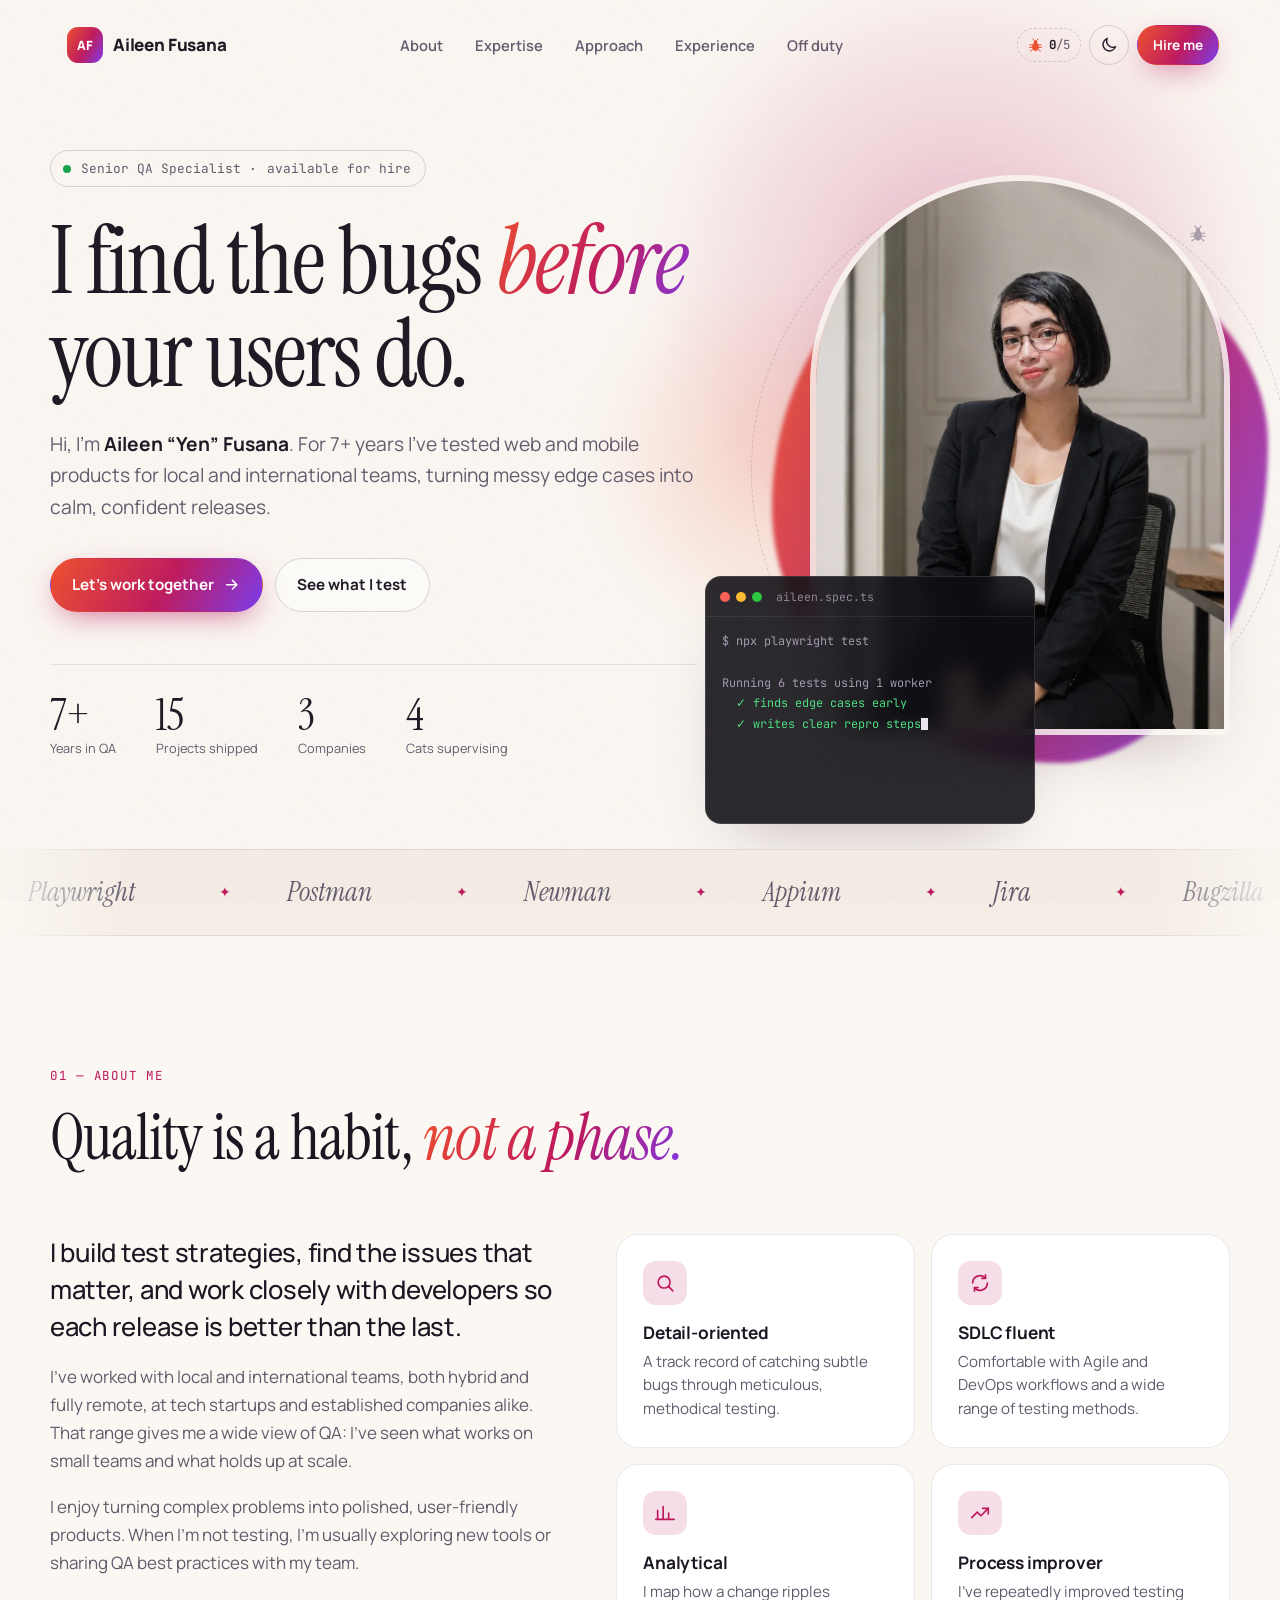
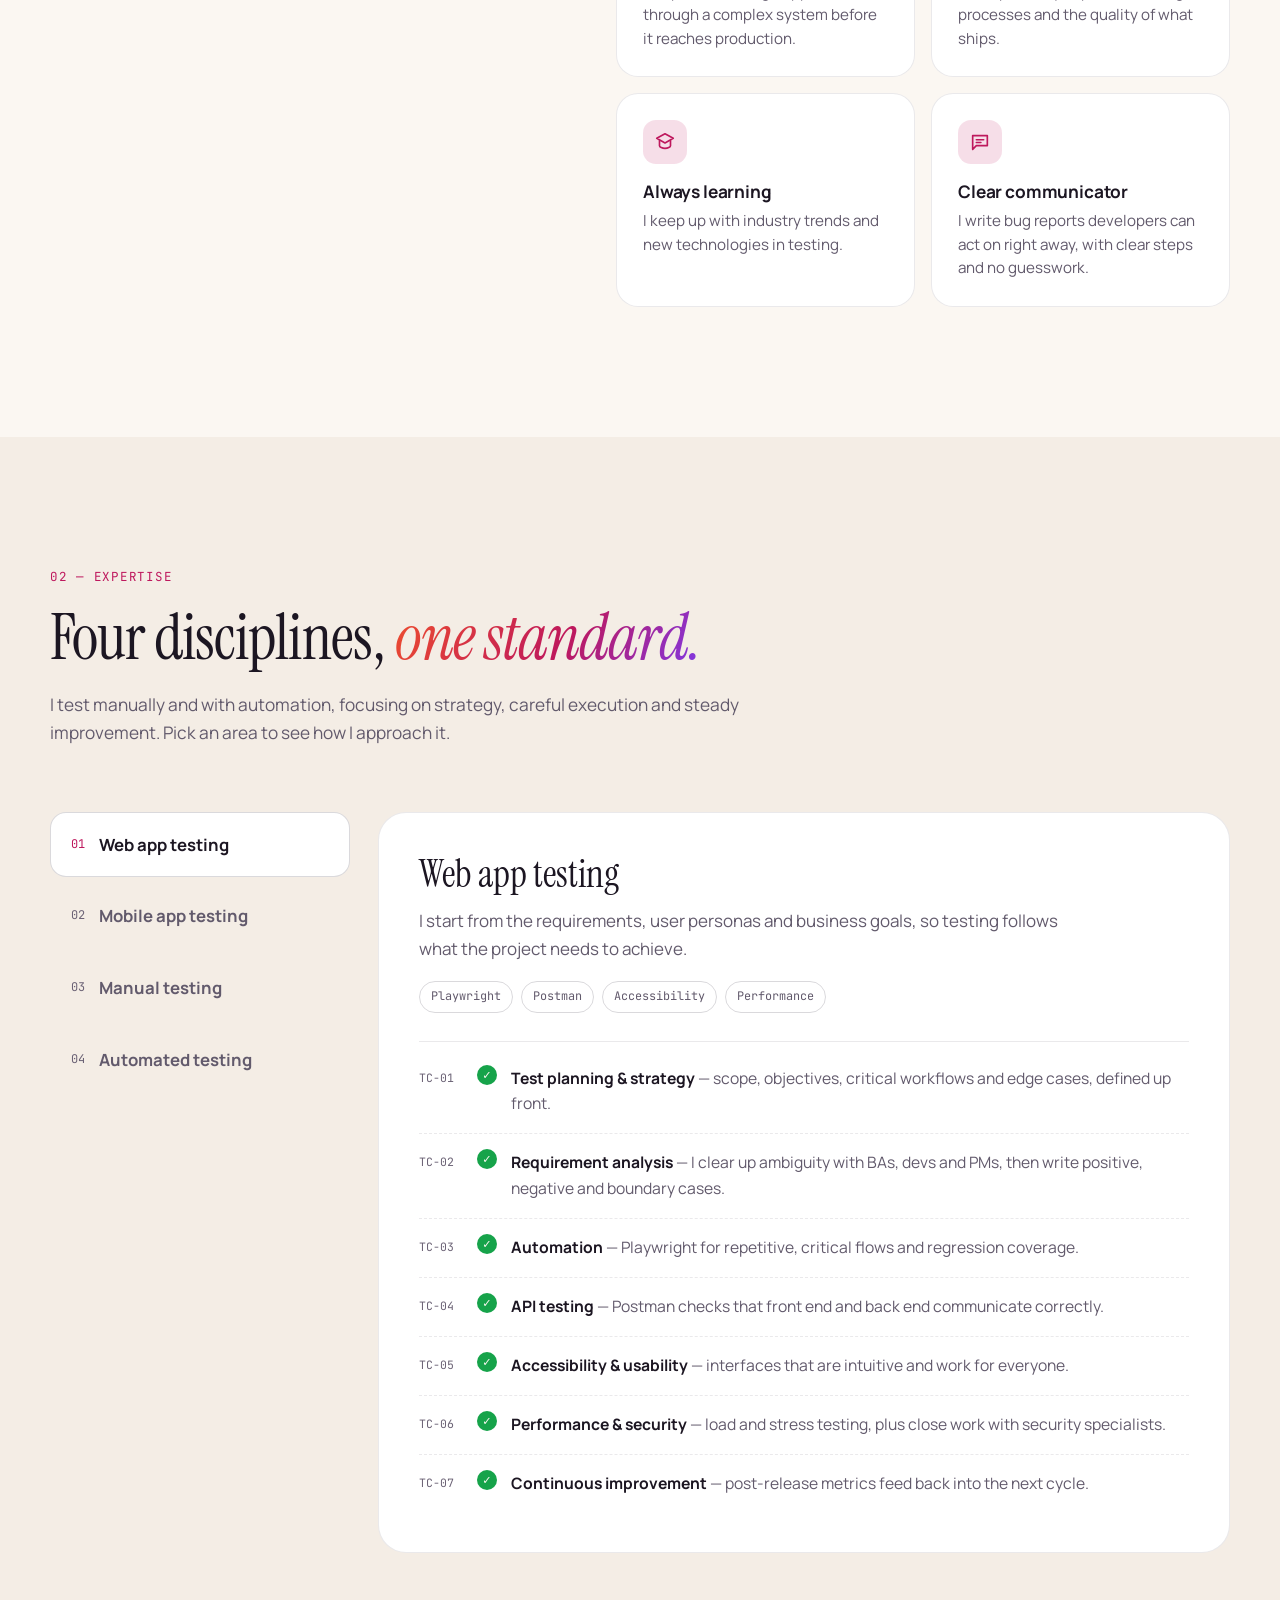
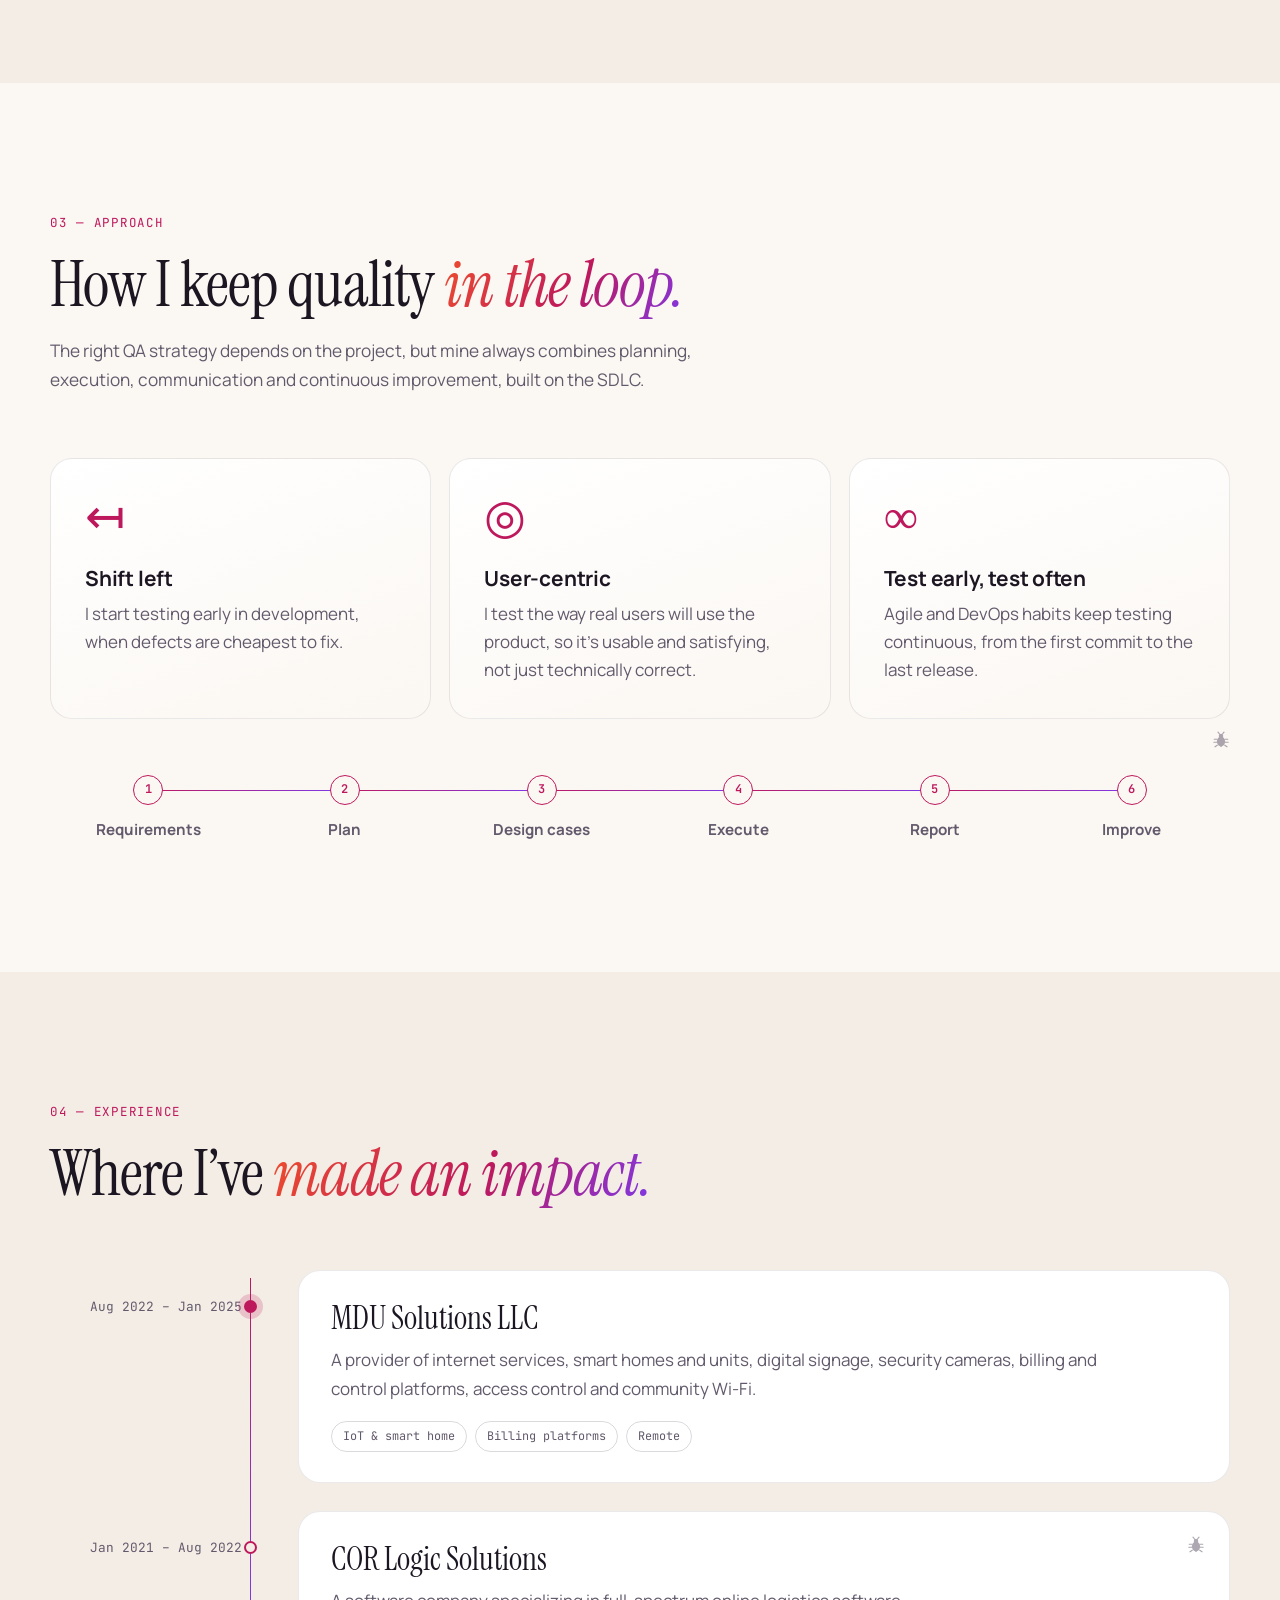
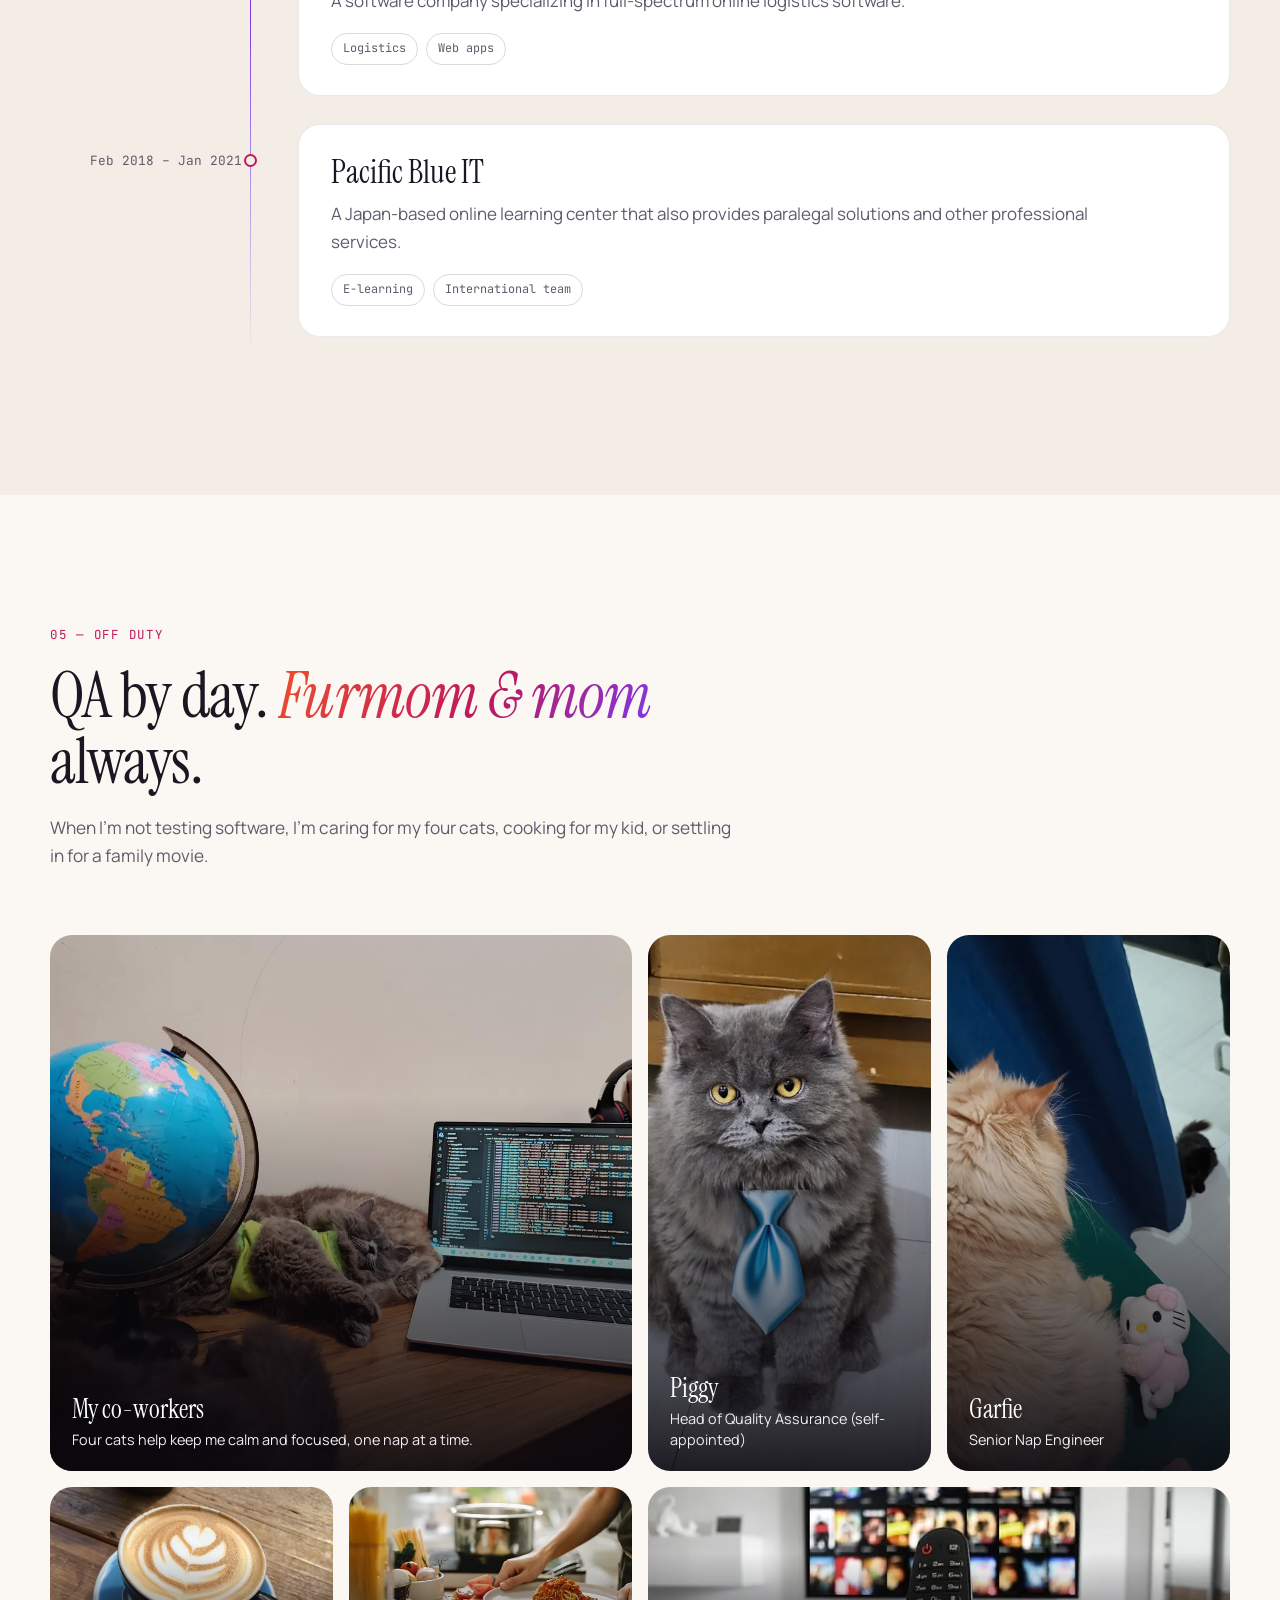
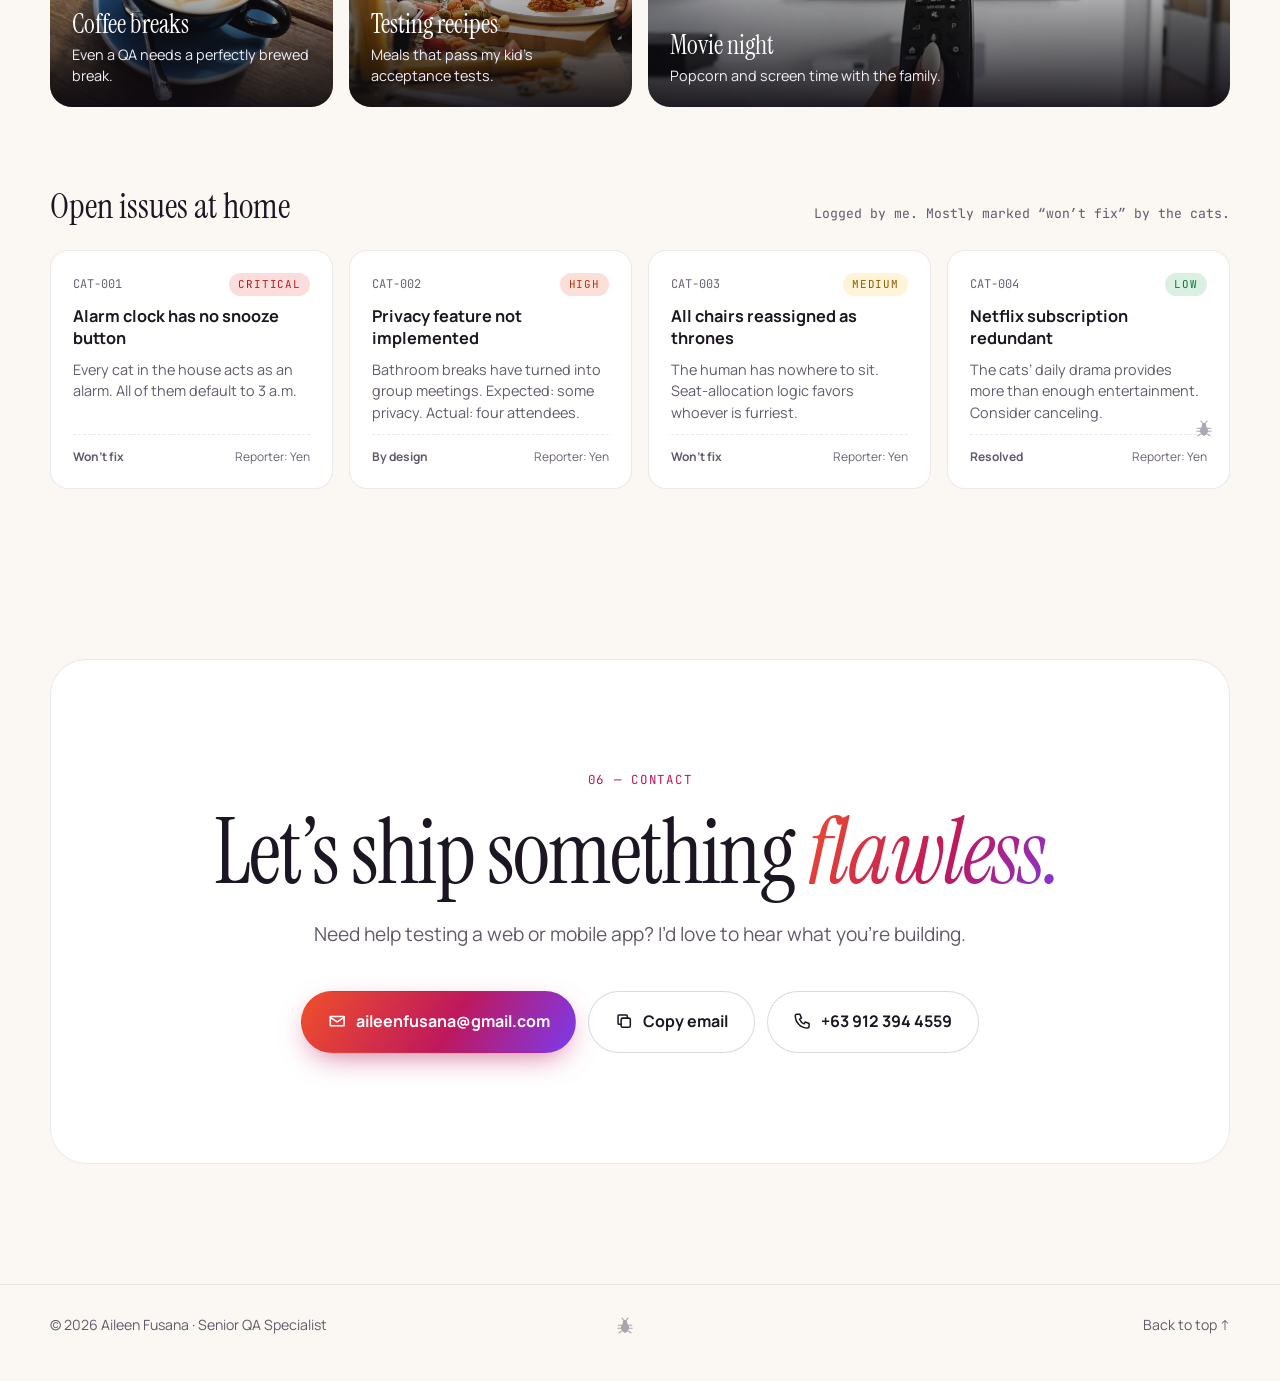
<file: index.html>
<!doctype html>
<html lang="en">
<head>
  <meta charset="utf-8">
  <meta name="viewport" content="width=device-width, initial-scale=1">
  <title>Aileen Fusana — Senior QA Specialist</title>
  <meta name="description" content="Aileen “Yen” Fusana — Senior QA Specialist with 7+ years in web, mobile, manual and automated testing (Playwright, Postman, Appium).">
  <meta name="theme-color" content="#0e0c12">
  <meta property="og:title" content="Aileen Fusana — Senior QA Specialist">
  <meta property="og:description" content="I find the bugs before your users do.">
  <meta property="og:type" content="website">
  <meta property="og:url" content="https://yenfusana-sqa.github.io/">
  <meta property="og:image" content="https://yenfusana-sqa.github.io/assets/img/portrait.webp">
  <meta name="twitter:card" content="summary_large_image">
  <link rel="canonical" href="https://yenfusana-sqa.github.io/">
  <link rel="icon" href="data:image/svg+xml,<svg xmlns='http://www.w3.org/2000/svg' viewBox='0 0 64 64'><rect width='64' height='64' rx='16' fill='%23ff6b4a'/><path d='M18 33l9 9 19-20' stroke='white' stroke-width='7' fill='none' stroke-linecap='round' stroke-linejoin='round'/></svg>">
  <link rel="preconnect" href="https://fonts.googleapis.com">
  <link rel="preconnect" href="https://fonts.gstatic.com" crossorigin>
  <link href="https://fonts.googleapis.com/css2?family=Instrument+Serif:ital@0;1&family=Manrope:wght@400;500;600;700;800&family=JetBrains+Mono:wght@400;600&display=swap" rel="stylesheet">
  <link rel="stylesheet" href="assets/css/portfolio.css">
  <script>
    try { var t = localStorage.getItem('af-theme'); if (t) document.documentElement.dataset.theme = t; } catch (e) {}
  </script>
</head>
<body id="top">
  <div class="grain" aria-hidden="true"></div>

  <!-- ============ NAV ============ -->
  <header class="nav">
    <a class="brand" href="#top" aria-label="Aileen Fusana, home">
      <span class="brand-mark">AF</span>
      <span class="brand-name">Aileen Fusana</span>
    </a>
    <nav class="nav-links" aria-label="Primary">
      <a href="#about">About</a>
      <a href="#expertise">Expertise</a>
      <a href="#approach">Approach</a>
      <a href="#experience">Experience</a>
      <a href="#life">Off duty</a>
    </nav>
    <div class="nav-actions">
      <span class="bug-counter" title="Hidden bugs on this page — can you find them all?">
        <svg viewBox="0 0 24 24" aria-hidden="true"><use href="#i-bug"/></svg>
        <span><b id="bugs-found">0</b>/<span id="bugs-total">5</span></span>
      </span>
      <button class="icon-btn" id="theme-toggle" aria-label="Toggle color theme">
        <svg class="sun" viewBox="0 0 24 24" aria-hidden="true"><circle cx="12" cy="12" r="4.5"/><path d="M12 2v2.5M12 19.5V22M2 12h2.5M19.5 12H22M4.9 4.9l1.8 1.8M17.3 17.3l1.8 1.8M4.9 19.1l1.8-1.8M17.3 6.7l1.8-1.8"/></svg>
        <svg class="moon" viewBox="0 0 24 24" aria-hidden="true"><path d="M20.5 14.5A8.5 8.5 0 0 1 9.5 3.5a8.5 8.5 0 1 0 11 11z"/></svg>
      </button>
      <a class="btn btn-sm btn-primary nav-cta" href="#contact">Hire me</a>
      <button class="icon-btn menu-btn" id="menu-btn" aria-label="Open menu" aria-expanded="false" aria-controls="mobile-menu">
        <svg viewBox="0 0 24 24" aria-hidden="true"><path d="M4 7h16M4 12h16M4 17h16"/></svg>
      </button>
    </div>
  </header>
  <div class="mobile-menu" id="mobile-menu" hidden>
    <a href="#about">About</a>
    <a href="#expertise">Expertise</a>
    <a href="#approach">Approach</a>
    <a href="#experience">Experience</a>
    <a href="#life">Off duty</a>
    <a href="#contact" class="btn btn-primary">Hire me</a>
  </div>

  <main>
    <!-- ============ HERO ============ -->
    <section class="hero">
      <div class="hero-glow" aria-hidden="true"></div>
      <div class="container hero-grid">
        <div class="hero-copy">
          <p class="eyebrow reveal"><span class="pulse"></span> <span class="nowrap">Senior QA Specialist ·</span> <span class="nowrap">available for hire</span></p>
          <h1 class="display reveal">
            I find the bugs <em>before</em> your users&nbsp;do.
          </h1>
          <p class="lede reveal">
            Hi, I’m <strong>Aileen “Yen” Fusana</strong>. For 7+ years I’ve tested web and mobile products for local and international teams,
            turning messy edge cases into calm, confident releases.
          </p>
          <div class="hero-ctas reveal">
            <a class="btn btn-primary" href="#contact">
              Let’s work together
              <svg viewBox="0 0 24 24" aria-hidden="true"><path d="M5 12h14M13 6l6 6-6 6"/></svg>
            </a>
            <a class="btn btn-ghost" href="#expertise">See what I test</a>
          </div>
          <dl class="stats reveal">
            <div><dt>Years in QA</dt><dd><span data-count="7">7</span>+</dd></div>
            <div><dt>Projects shipped</dt><dd><span data-count="15">15</span></dd></div>
            <div><dt>Companies</dt><dd><span data-count="3">3</span></dd></div>
            <div><dt>Cats supervising</dt><dd><span data-count="4">4</span></dd></div>
          </dl>
        </div>

        <div class="hero-visual reveal">
          <div class="portrait-wrap">
            <div class="blob" aria-hidden="true"></div>
            <div class="ring" aria-hidden="true"></div>
            <img class="portrait" src="assets/img/portrait.webp" width="900" height="1200" alt="Portrait of Aileen Fusana in a black blazer, seated in an office">
            <span class="bug bug-hero" data-bug role="button" tabindex="0" aria-label="A hidden bug — squash it"><svg viewBox="0 0 24 24"><use href="#i-bug"/></svg></span>
          </div>

          <figure class="terminal" aria-label="Animated test run">
            <div class="term-bar">
              <i></i><i></i><i></i>
              <span>aileen.spec.ts</span>
            </div>
            <pre class="term-body" id="term"><span class="t-dim">$</span> npx playwright test</pre>
          </figure>
        </div>
      </div>
    </section>

    <!-- ============ MARQUEE ============ -->
    <div class="marquee" aria-label="Tools I use">
      <div class="marquee-track">
        <span>Playwright</span><span>Postman</span><span>Newman</span><span>Appium</span><span>Jira</span><span>Bugzilla</span><span>GitHub Actions</span><span>Jenkins</span><span>WCAG</span><span>OWASP Mobile</span><span>Exploratory testing</span><span>Regression suites</span>
        <span aria-hidden="true">Playwright</span><span aria-hidden="true">Postman</span><span aria-hidden="true">Newman</span><span aria-hidden="true">Appium</span><span aria-hidden="true">Jira</span><span aria-hidden="true">Bugzilla</span><span aria-hidden="true">GitHub Actions</span><span aria-hidden="true">Jenkins</span><span aria-hidden="true">WCAG</span><span aria-hidden="true">OWASP Mobile</span><span aria-hidden="true">Exploratory testing</span><span aria-hidden="true">Regression suites</span>
      </div>
    </div>

    <!-- ============ ABOUT ============ -->
    <section class="section" id="about">
      <div class="container">
        <div class="section-head reveal">
          <p class="kicker">01 — About me</p>
          <h2 class="title">Quality is a habit, <em>not a phase.</em></h2>
        </div>

        <div class="about-grid">
          <div class="about-text reveal">
            <p class="big">
              I build test strategies, find the issues that matter, and work closely with developers so each release is
              better than the last.
            </p>
            <p>
              I’ve worked with local and international teams, both hybrid and fully remote, at tech startups and established
              companies alike. That range gives me a wide view of QA: I’ve seen what works on small teams and
              what holds up at scale.
            </p>
            <p>
              I enjoy turning complex problems into polished, user-friendly products. When I’m not testing, I’m usually
              exploring new tools or sharing QA best practices with my team.
            </p>
          </div>

          <ul class="traits">
            <li class="trait reveal">
              <span class="trait-ico"><svg viewBox="0 0 24 24"><circle cx="11" cy="11" r="6.5"/><path d="M16 16l4.5 4.5"/></svg></span>
              <h3>Detail-oriented</h3>
              <p>A track record of catching subtle bugs through meticulous, methodical testing.</p>
            </li>
            <li class="trait reveal">
              <span class="trait-ico"><svg viewBox="0 0 24 24"><path d="M4 12a8 8 0 0 1 14-5.3M20 12a8 8 0 0 1-14 5.3"/><path d="M18 3v4h-4M6 21v-4h4"/></svg></span>
              <h3>SDLC fluent</h3>
              <p>Comfortable with Agile and DevOps workflows and a wide range of testing methods.</p>
            </li>
            <li class="trait reveal">
              <span class="trait-ico"><svg viewBox="0 0 24 24"><path d="M4 19V9M10 19V5M16 19v-7M22 19H2"/></svg></span>
              <h3>Analytical</h3>
              <p>I map how a change ripples through a complex system before it reaches production.</p>
            </li>
            <li class="trait reveal">
              <span class="trait-ico"><svg viewBox="0 0 24 24"><path d="M3 17l6-6 4 4 8-8"/><path d="M15 7h6v6"/></svg></span>
              <h3>Process improver</h3>
              <p>I’ve repeatedly improved testing processes and the quality of what ships.</p>
            </li>
            <li class="trait reveal">
              <span class="trait-ico"><svg viewBox="0 0 24 24"><path d="M12 3l9 5-9 5-9-5 9-5z"/><path d="M6 10.5V16c0 1.5 3 3 6 3s6-1.5 6-3v-5.5"/></svg></span>
              <h3>Always learning</h3>
              <p>I keep up with industry trends and new technologies in testing.</p>
            </li>
            <li class="trait reveal">
              <span class="trait-ico"><svg viewBox="0 0 24 24"><path d="M4 5h16v11H8l-4 4V5z"/><path d="M8 9.5h8M8 12.5h5"/></svg></span>
              <h3>Clear communicator</h3>
              <p>I write bug reports developers can act on right away, with clear steps and no guesswork.</p>
            </li>
          </ul>
        </div>
      </div>
    </section>

    <!-- ============ EXPERTISE ============ -->
    <section class="section section-alt" id="expertise">
      <div class="container">
        <div class="section-head reveal">
          <p class="kicker">02 — Expertise</p>
          <h2 class="title">Four disciplines, <em>one standard.</em></h2>
          <p class="section-sub">I test manually and with automation, focusing on strategy, careful execution and steady improvement. Pick an area to see how I approach it.</p>
        </div>

        <div class="tabs reveal">
          <div class="tab-list" role="tablist" aria-label="Areas of expertise">
            <button role="tab" id="tab-web" aria-controls="panel-web" aria-selected="true">
              <span class="tab-num">01</span> Web app testing
            </button>
            <button role="tab" id="tab-mobile" aria-controls="panel-mobile" aria-selected="false" tabindex="-1">
              <span class="tab-num">02</span> Mobile app testing
            </button>
            <button role="tab" id="tab-manual" aria-controls="panel-manual" aria-selected="false" tabindex="-1">
              <span class="tab-num">03</span> Manual testing
            </button>
            <button role="tab" id="tab-auto" aria-controls="panel-auto" aria-selected="false" tabindex="-1">
              <span class="tab-num">04</span> Automated testing
            </button>
          </div>

          <div class="tab-panels">
            <div role="tabpanel" id="panel-web" aria-labelledby="tab-web" class="panel">
              <header>
                <h3>Web app testing</h3>
                <p>I start from the requirements, user personas and business goals, so testing follows what the project needs to achieve.</p>
                <div class="chips"><span>Playwright</span><span>Postman</span><span>Accessibility</span><span>Performance</span></div>
              </header>
              <ol class="cases">
                <li><b>Test planning &amp; strategy</b> — scope, objectives, critical workflows and edge cases, defined up front.</li>
                <li><b>Requirement analysis</b> — I clear up ambiguity with BAs, devs and PMs, then write positive, negative and boundary cases.</li>
                <li><b>Automation</b> — Playwright for repetitive, critical flows and regression coverage.</li>
                <li><b>API testing</b> — Postman checks that front end and back end communicate correctly.</li>
                <li><b>Accessibility &amp; usability</b> — interfaces that are intuitive and work for everyone.</li>
                <li><b>Performance &amp; security</b> — load and stress testing, plus close work with security specialists.</li>
                <li><b>Continuous improvement</b> — post-release metrics feed back into the next cycle.</li>
              </ol>
            </div>

            <div role="tabpanel" id="panel-mobile" aria-labelledby="tab-mobile" class="panel" hidden>
              <header>
                <h3>Mobile app testing</h3>
                <p>I cover every device, OS version and network condition with an adaptive, real-device-first approach.</p>
                <div class="chips"><span>iOS</span><span>Android</span><span>Appium</span><span>OWASP Mobile</span></div>
              </header>
              <ol class="cases">
                <li><b>Device matrix planning</b> — target audience, platform constraints and priorities mapped out early.</li>
                <li><b>Real devices first</b> — emulators and simulators where they help, physical hardware where it counts.</li>
                <li><b>Cross-platform compatibility</b> — a curated range of screen sizes and OS versions.</li>
                <li><b>UI/UX &amp; accessibility</b> — Material Design, Apple’s HIG and WCAG compliance.</li>
                <li><b>Performance &amp; battery</b> — Wi-Fi, 4G and 5G, with memory and battery drain monitored under load.</li>
                <li><b>Network &amp; offline</b> — low bandwidth, dropped connections and clean data sync when a device reconnects.</li>
                <li><b>Security</b> — data leaks, authentication flaws and insecure storage, checked against OWASP.</li>
              </ol>
            </div>

            <div role="tabpanel" id="panel-manual" aria-labelledby="tab-manual" class="panel" hidden>
              <header>
                <h3>Manual testing</h3>
                <p>Manual testing is how I put myself in the user’s place, checking that a product works and is pleasant to use.</p>
                <div class="chips"><span>Exploratory</span><span>Regression</span><span>Jira</span><span>Bugzilla</span></div>
              </header>
              <ol class="cases">
                <li><b>Risk-based planning</b> — high-risk areas and the workflows users depend on most come first.</li>
                <li><b>Detailed test cases</b> — positive, negative, boundary and exploratory, modeled on real usage.</li>
                <li><b>Exploratory sessions</b> — I look for the issues that scripted test cases miss.</li>
                <li><b>UI/UX validation</b> — consistency, responsiveness and fidelity to the design spec.</li>
                <li><b>Regression on every build</b> — new features shouldn’t break what already works.</li>
                <li><b>Bug reports developers can act on</b> — steps to reproduce, screenshots and severity.</li>
                <li><b>Cross-browser &amp; cross-device</b> — the same experience on every screen.</li>
              </ol>
            </div>

            <div role="tabpanel" id="panel-auto" aria-labelledby="tab-auto" class="panel" hidden>
              <header>
                <h3>Automated testing</h3>
                <p>I build robust, maintainable and scalable test suites that check every commit as part of CI/CD.</p>
                <div class="chips"><span>Playwright</span><span>Postman + Newman</span><span>GitHub Actions</span><span>Jenkins</span></div>
              </header>
              <ol class="cases">
                <li><b>Framework design</b> — modular and reusable, covering functional, regression and integration tests.</li>
                <li><b>UI automation with Playwright</b> — Chrome, Firefox and Safari, on desktop and mobile viewports, including dynamic UIs.</li>
                <li><b>API testing with Postman</b> — reusable collections and environments, with scripted workflows.</li>
                <li><b>Smoke &amp; regression</b> — critical features checked on every build.</li>
                <li><b>Data-driven tests</b> — parameterized runs that cover many inputs efficiently.</li>
                <li><b>CI/CD quality gates</b> — Jenkins and GitHub Actions catch defects early.</li>
                <li><b>Performance tracing</b> — Newman for API response times, Playwright traces for UI bottlenecks.</li>
              </ol>
            </div>
          </div>
        </div>
      </div>
    </section>

    <!-- ============ APPROACH ============ -->
    <section class="section" id="approach">
      <div class="container">
        <div class="section-head reveal">
          <p class="kicker">03 — Approach</p>
          <h2 class="title">How I keep quality <em>in the loop.</em></h2>
          <p class="section-sub">The right QA strategy depends on the project, but mine always combines planning, execution, communication and continuous improvement, built on the SDLC.</p>
        </div>

        <div class="principles">
          <article class="principle reveal">
            <span class="p-num">↤</span>
            <h3>Shift left</h3>
            <p>I start testing early in development, when defects are cheapest to fix.</p>
          </article>
          <article class="principle reveal">
            <span class="p-num">◎</span>
            <h3>User-centric</h3>
            <p>I test the way real users will use the product, so it’s usable and satisfying, not just technically correct.</p>
          </article>
          <article class="principle reveal">
            <span class="p-num">∞</span>
            <h3>Test early, test often</h3>
            <p>Agile and DevOps habits keep testing continuous, from the first commit to the last release.</p>
          </article>
          <span class="bug bug-approach" data-bug role="button" tabindex="0" aria-label="A hidden bug — squash it"><svg viewBox="0 0 24 24"><use href="#i-bug"/></svg></span>
        </div>

        <ol class="pipeline reveal" aria-label="My testing lifecycle">
          <li><span>Requirements</span></li>
          <li><span>Plan</span></li>
          <li><span>Design cases</span></li>
          <li><span>Execute</span></li>
          <li><span>Report</span></li>
          <li><span>Improve</span></li>
        </ol>
      </div>
    </section>

    <!-- ============ EXPERIENCE ============ -->
    <section class="section section-alt" id="experience">
      <div class="container">
        <div class="section-head reveal">
          <p class="kicker">04 — Experience</p>
          <h2 class="title">Where I’ve <em>made an impact.</em></h2>
        </div>

        <ol class="timeline">
          <li class="job reveal">
            <div class="job-when">Aug 2022 – Jan 2025</div>
            <div class="job-card">
              <h3>MDU Solutions LLC</h3>
              <p>A provider of internet services, smart homes and units, digital signage, security cameras, billing and control platforms, access control and community Wi-Fi.</p>
              <div class="chips"><span>IoT &amp; smart home</span><span>Billing platforms</span><span>Remote</span></div>
            </div>
          </li>
          <li class="job reveal">
            <div class="job-when">Jan 2021 – Aug 2022</div>
            <div class="job-card">
              <h3>COR Logic Solutions</h3>
              <p>A software company specializing in full-spectrum online logistics software.</p>
              <div class="chips"><span>Logistics</span><span>Web apps</span></div>
              <span class="bug bug-job" data-bug role="button" tabindex="0" aria-label="A hidden bug — squash it"><svg viewBox="0 0 24 24"><use href="#i-bug"/></svg></span>
            </div>
          </li>
          <li class="job reveal">
            <div class="job-when">Feb 2018 – Jan 2021</div>
            <div class="job-card">
              <h3>Pacific Blue IT</h3>
              <p>A Japan-based online learning center that also provides paralegal solutions and other professional services.</p>
              <div class="chips"><span>E-learning</span><span>International team</span></div>
            </div>
          </li>
        </ol>
      </div>
    </section>

    <!-- ============ LIFE ============ -->
    <section class="section" id="life">
      <div class="container">
        <div class="section-head reveal">
          <p class="kicker">05 — Off duty</p>
          <h2 class="title">QA by day. <em>Furmom &amp; mom</em> always.</h2>
          <p class="section-sub">When I’m not testing software, I’m caring for my four cats, cooking for my kid, or settling in for a family movie.</p>
        </div>

        <div class="bento">
          <figure class="tile tile-desk reveal">
            <img src="assets/img/desk-cats.webp" width="1200" height="900" loading="lazy" alt="Two cats napping on a desk beside a globe and a laptop showing code">
            <figcaption><b>My co-workers</b> Four cats help keep me calm and focused, one nap at a time.</figcaption>
          </figure>
          <figure class="tile tile-piggy reveal">
            <img src="assets/img/cat-piggy.webp" width="900" height="839" loading="lazy" alt="A grey fluffy cat wearing a blue tie">
            <figcaption><b>Piggy</b> Head of Quality Assurance (self-appointed)</figcaption>
          </figure>
          <figure class="tile tile-garfie reveal">
            <img src="assets/img/cat-garfie.webp" width="675" height="900" loading="lazy" alt="A fluffy orange cat seen from above">
            <figcaption><b>Garfie</b> Senior Nap Engineer</figcaption>
          </figure>
          <figure class="tile tile-coffee reveal">
            <img src="assets/img/coffee.webp" width="900" height="675" loading="lazy" alt="A cup of coffee">
            <figcaption><b>Coffee breaks</b> Even a QA needs a perfectly brewed break.</figcaption>
          </figure>
          <figure class="tile tile-cook reveal">
            <img src="assets/img/cooking.webp" width="640" height="427" loading="lazy" alt="A plate of spaghetti">
            <figcaption><b>Testing recipes</b> Meals that pass my kid’s acceptance tests.</figcaption>
          </figure>
          <figure class="tile tile-movie reveal">
            <img src="assets/img/movie.webp" width="640" height="427" loading="lazy" alt="Popcorn in front of a screen">
            <figcaption><b>Movie night</b> Popcorn and screen time with the family.</figcaption>
          </figure>
        </div>

        <div class="tickets-head reveal">
          <h3>Open issues at home</h3>
          <p>Logged by me. Mostly marked “won’t fix” by the cats.</p>
        </div>
        <div class="tickets">
          <article class="ticket reveal">
            <div class="ticket-top"><code>CAT-001</code><span class="sev sev-crit">Critical</span></div>
            <h4>Alarm clock has no snooze button</h4>
            <p>Every cat in the house acts as an alarm. All of them default to 3 a.m.</p>
            <div class="ticket-foot"><span class="status">Won’t fix</span><span>Reporter: Yen</span></div>
          </article>
          <article class="ticket reveal">
            <div class="ticket-top"><code>CAT-002</code><span class="sev sev-high">High</span></div>
            <h4>Privacy feature not implemented</h4>
            <p>Bathroom breaks have turned into group meetings. Expected: some privacy. Actual: four attendees.</p>
            <div class="ticket-foot"><span class="status">By design</span><span>Reporter: Yen</span></div>
          </article>
          <article class="ticket reveal">
            <div class="ticket-top"><code>CAT-003</code><span class="sev sev-med">Medium</span></div>
            <h4>All chairs reassigned as thrones</h4>
            <p>The human has nowhere to sit. Seat-allocation logic favors whoever is furriest.</p>
            <div class="ticket-foot"><span class="status">Won’t fix</span><span>Reporter: Yen</span></div>
          </article>
          <article class="ticket reveal">
            <div class="ticket-top"><code>CAT-004</code><span class="sev sev-low">Low</span></div>
            <h4>Netflix subscription redundant</h4>
            <p>The cats’ daily drama provides more than enough entertainment. Consider canceling.</p>
            <div class="ticket-foot"><span class="status">Resolved</span><span>Reporter: Yen</span></div>
            <span class="bug bug-ticket" data-bug role="button" tabindex="0" aria-label="A hidden bug — squash it"><svg viewBox="0 0 24 24"><use href="#i-bug"/></svg></span>
          </article>
        </div>
      </div>
    </section>

    <!-- ============ CONTACT ============ -->
    <section class="contact" id="contact">
      <div class="container">
        <div class="contact-card reveal">
          <div class="contact-glow" aria-hidden="true"></div>
          <p class="kicker">06 — Contact</p>
          <h2 class="display contact-title">Let’s ship something <em>flawless.</em></h2>
          <p class="lede">Need help testing a web or mobile app? I’d love to hear what you’re building.</p>
          <div class="contact-actions">
            <a class="btn btn-primary btn-lg" href="mailto:aileenfusana@gmail.com?subject=Hello%20Aileen%20%E2%80%94%20QA%20project">
              <svg viewBox="0 0 24 24" aria-hidden="true"><path d="M3 6h18v12H3z"/><path d="M3 7l9 6 9-6"/></svg>
              aileenfusana@gmail.com
            </a>
            <button class="btn btn-ghost btn-lg" id="copy-email" data-email="aileenfusana@gmail.com">
              <svg viewBox="0 0 24 24" aria-hidden="true"><rect x="8" y="8" width="12" height="12" rx="2"/><path d="M16 8V5a1 1 0 0 0-1-1H5a1 1 0 0 0-1 1v10a1 1 0 0 0 1 1h3"/></svg>
              <span>Copy email</span>
            </button>
            <a class="btn btn-ghost btn-lg" href="tel:+639123944559">
              <svg viewBox="0 0 24 24" aria-hidden="true"><path d="M5 3h4l2 5-2.5 1.5a11 11 0 0 0 6 6L16 13l5 2v4a2 2 0 0 1-2 2A16 16 0 0 1 3 5a2 2 0 0 1 2-2z"/></svg>
              +63 912 394 4559
            </a>
          </div>
        </div>
      </div>
    </section>
  </main>

  <footer class="footer">
    <div class="container footer-inner">
      <span>© <span id="year">2026</span> Aileen Fusana · Senior QA Specialist</span>
      <span class="footer-links">
        <a href="#top">Back to top ↑</a>
      </span>
      <span class="bug bug-footer" data-bug role="button" tabindex="0" aria-label="A hidden bug — squash it"><svg viewBox="0 0 24 24"><use href="#i-bug"/></svg></span>
    </div>
  </footer>

  <div class="toast" id="toast" role="status" aria-live="polite"></div>

  <svg width="0" height="0" style="position:absolute" aria-hidden="true">
    <symbol id="i-bug" viewBox="0 0 24 24">
      <ellipse cx="12" cy="14" rx="5.5" ry="6.5" fill="currentColor"/>
      <circle cx="12" cy="6.5" r="3" fill="currentColor"/>
      <path d="M12 8v12.5M6.5 11H3M6.5 15H2.5M7 19l-3 2M17.5 11H21M17.5 15h4M17 19l3 2M10 4L8 1.5M14 4l2-2.5" stroke="currentColor" stroke-width="1.6" fill="none" stroke-linecap="round"/>
    </symbol>
  </svg>

  <script src="assets/js/portfolio.js" defer></script>
</body>
</html>
</file>
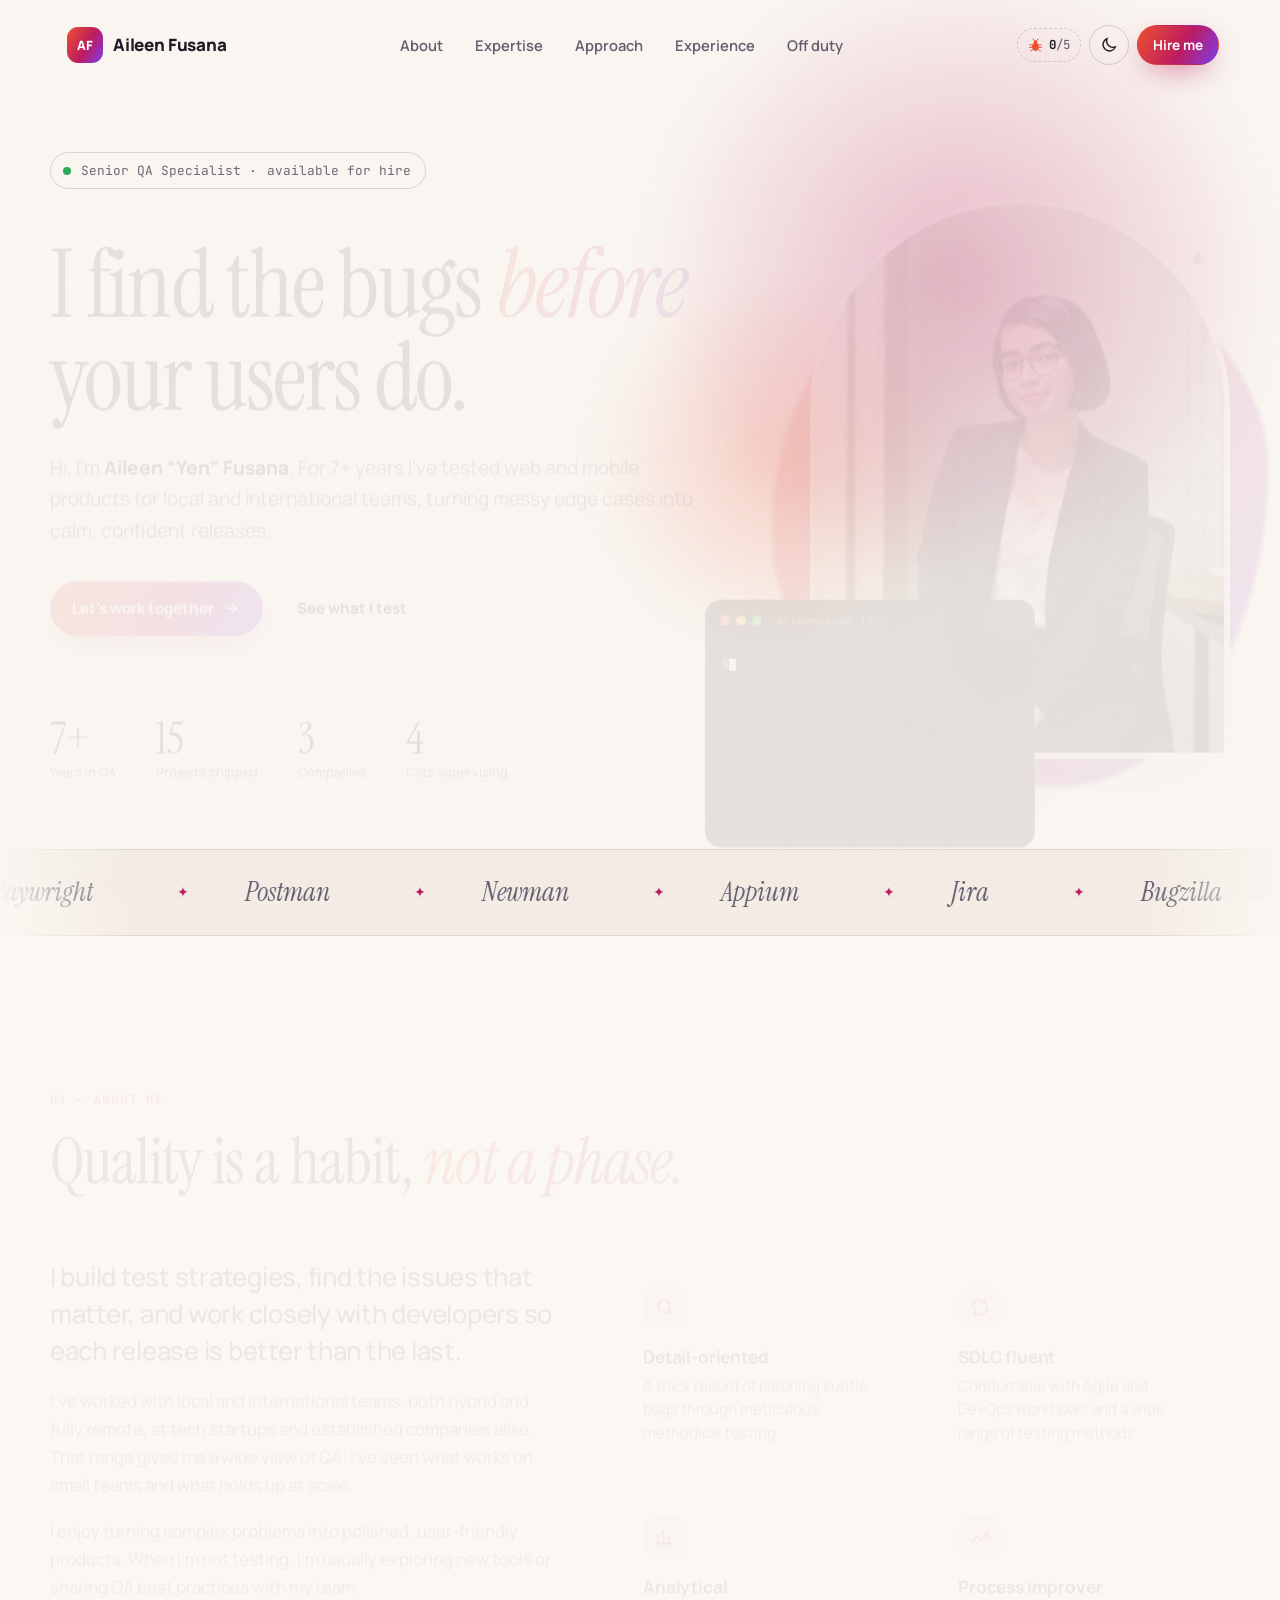
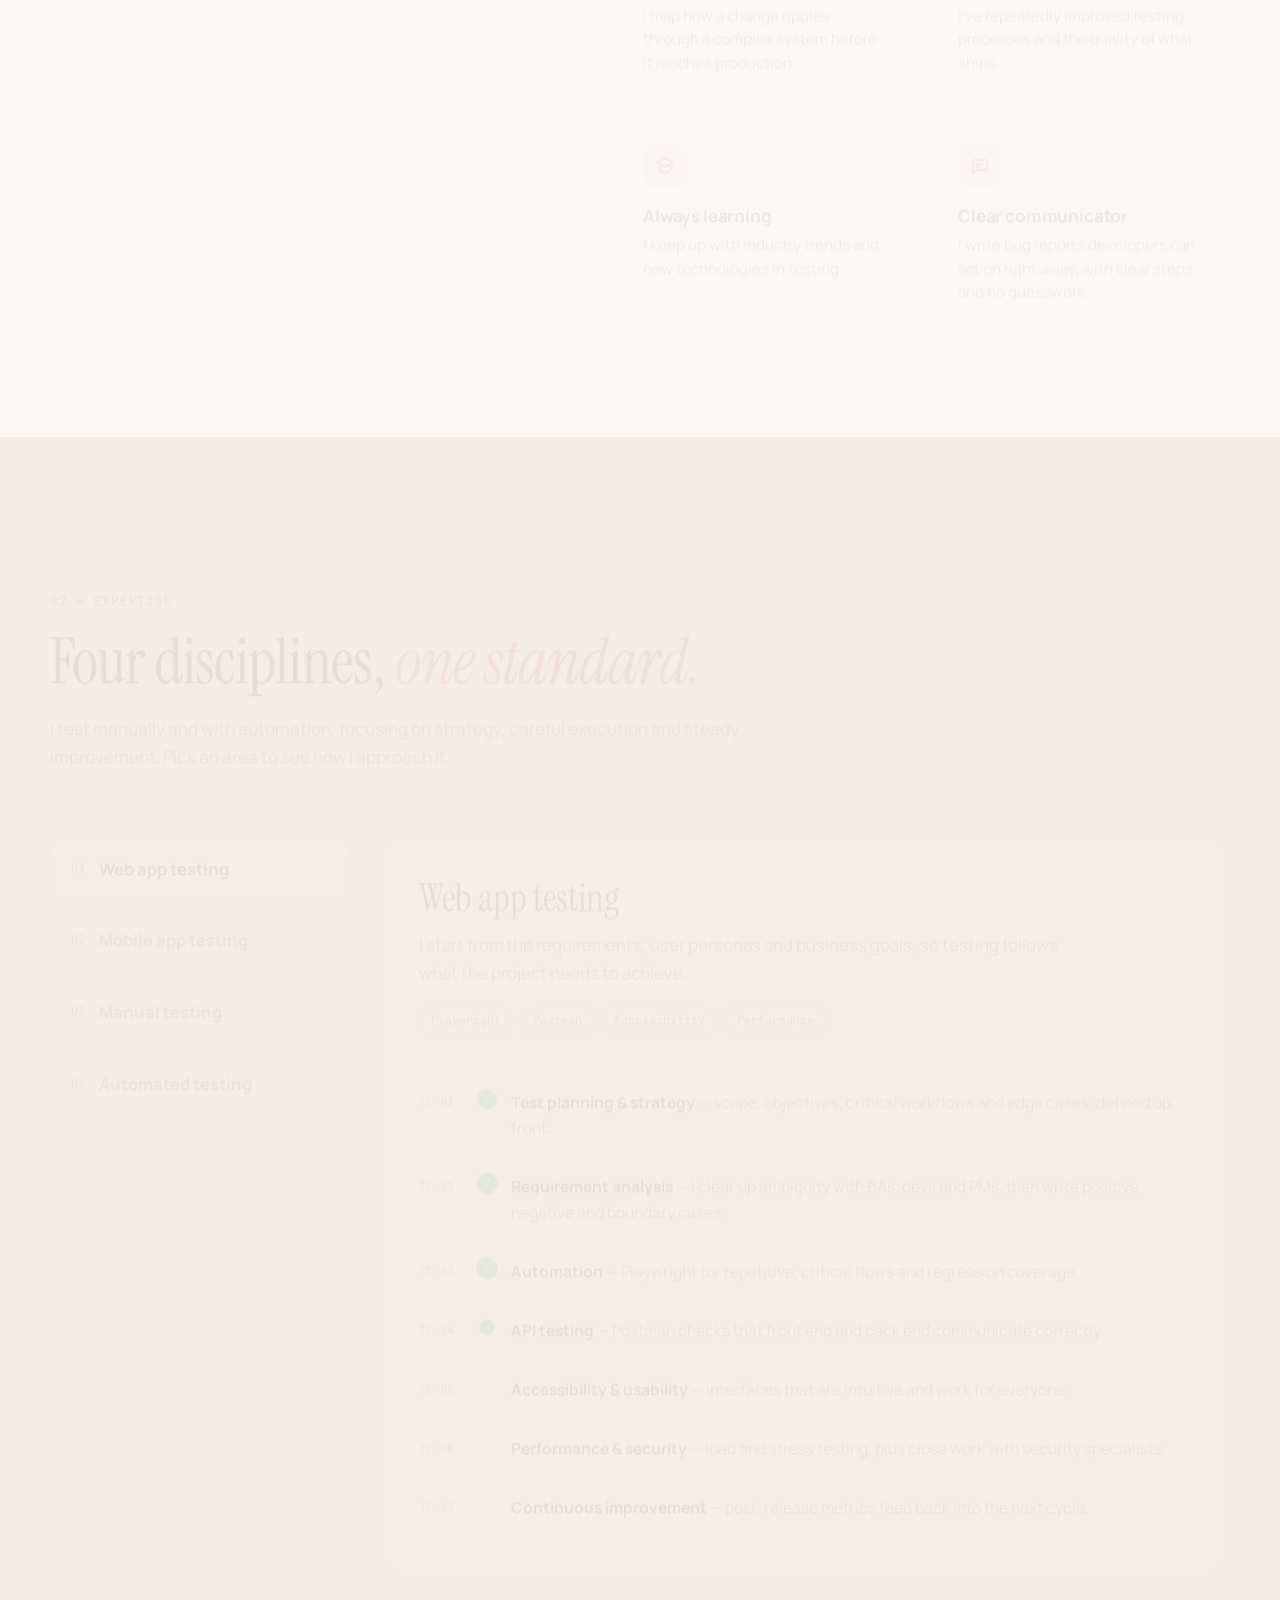
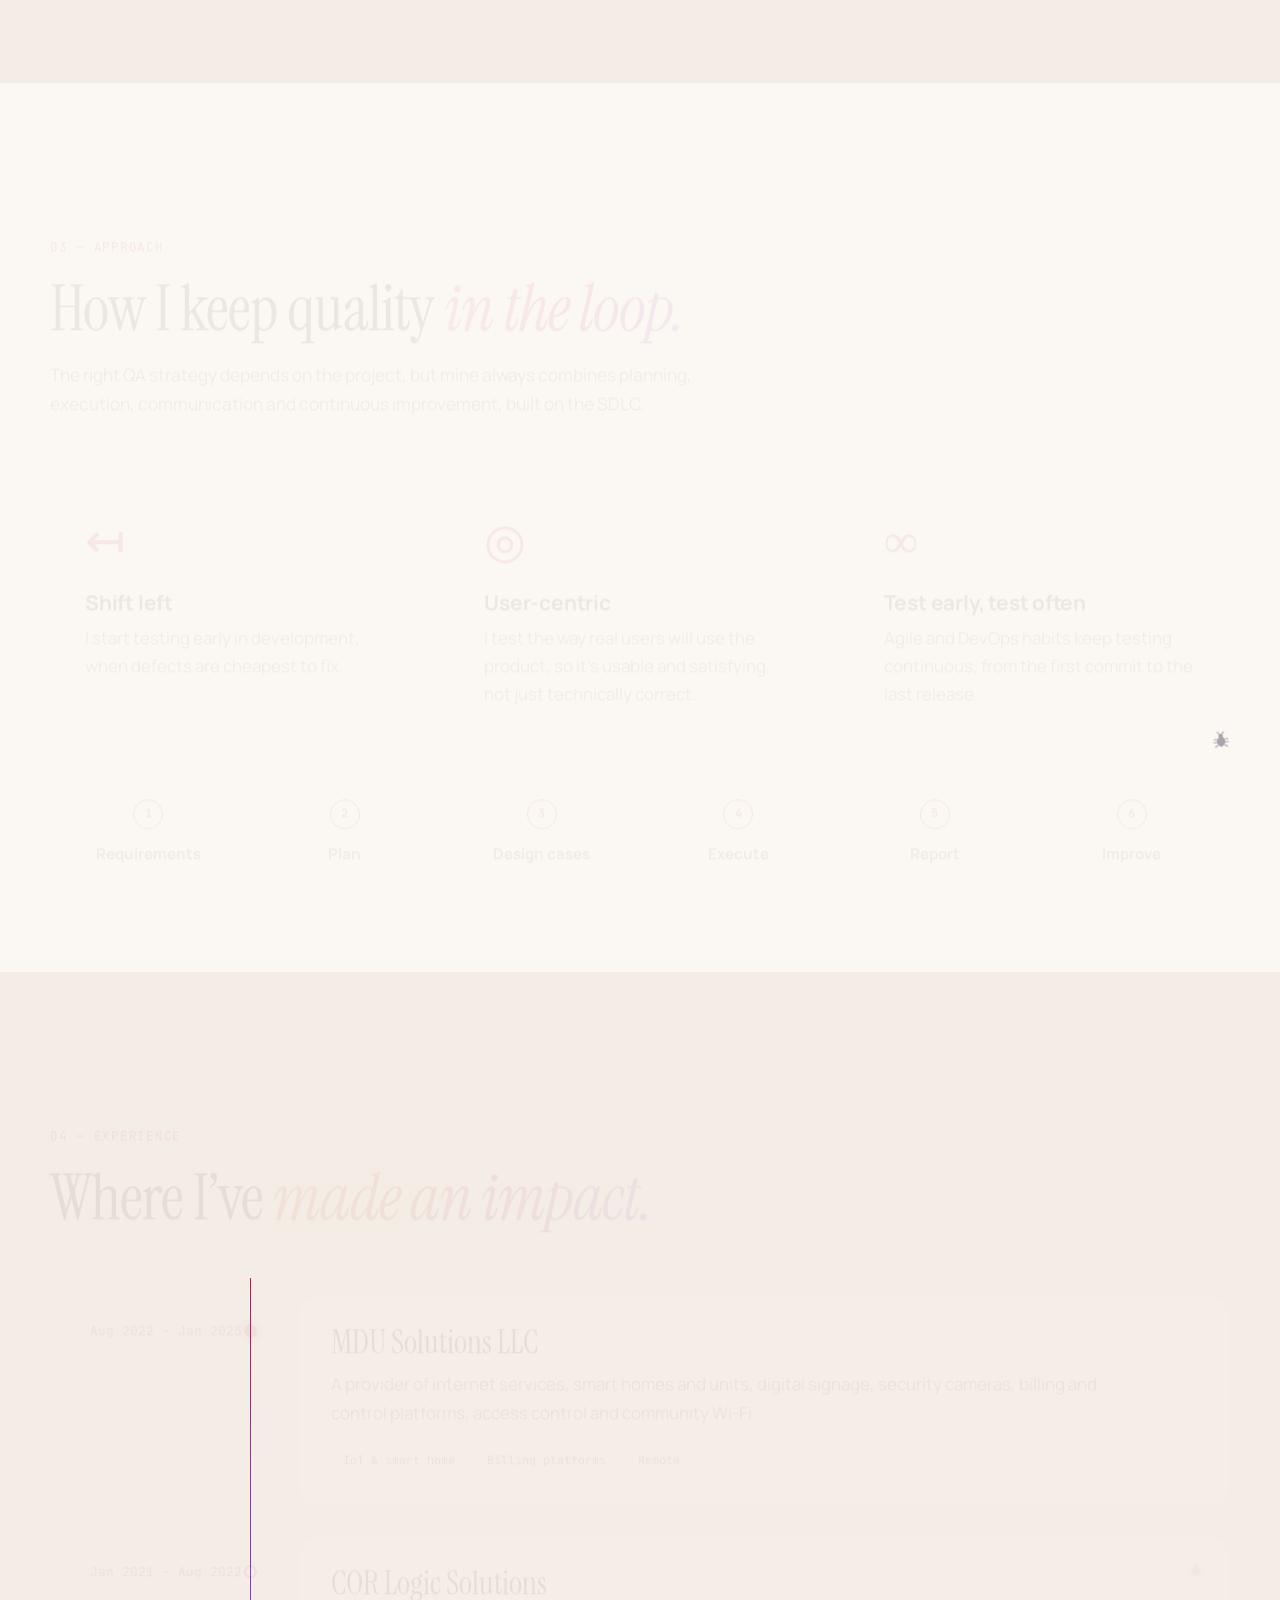
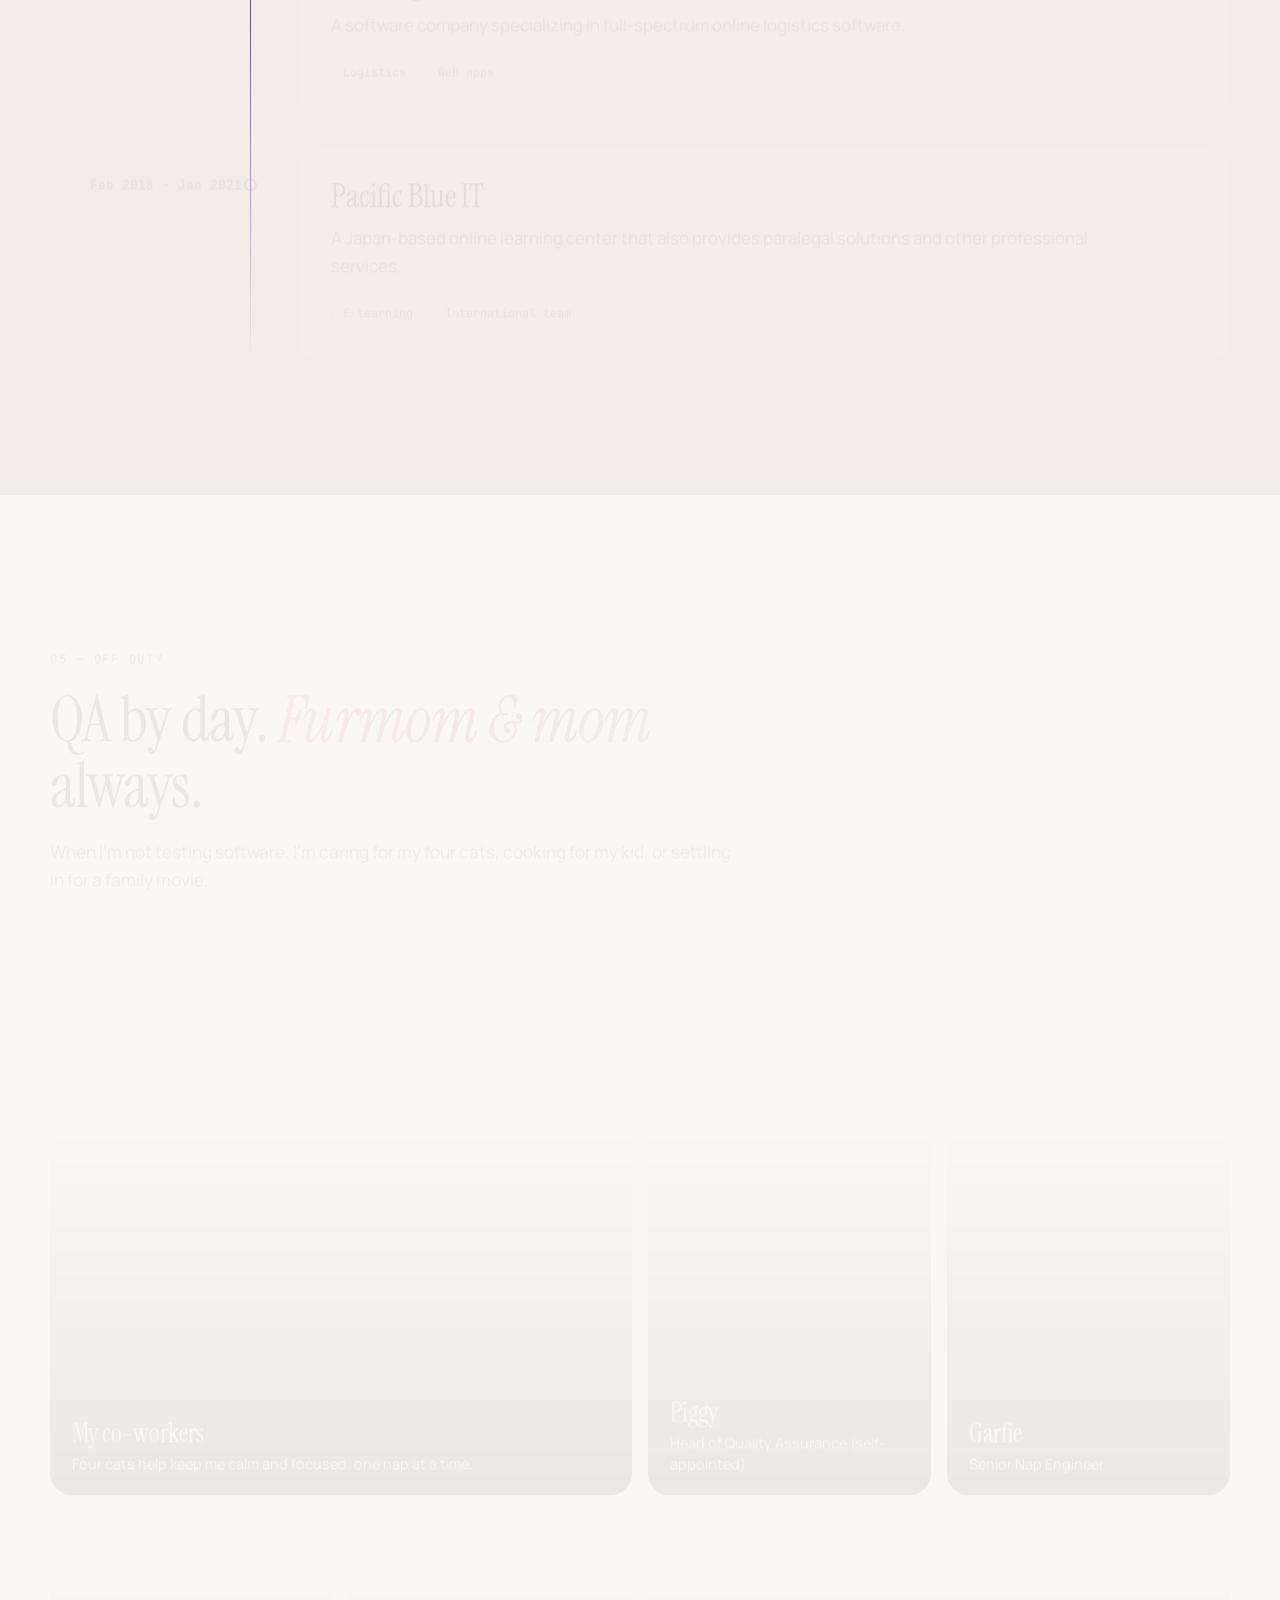
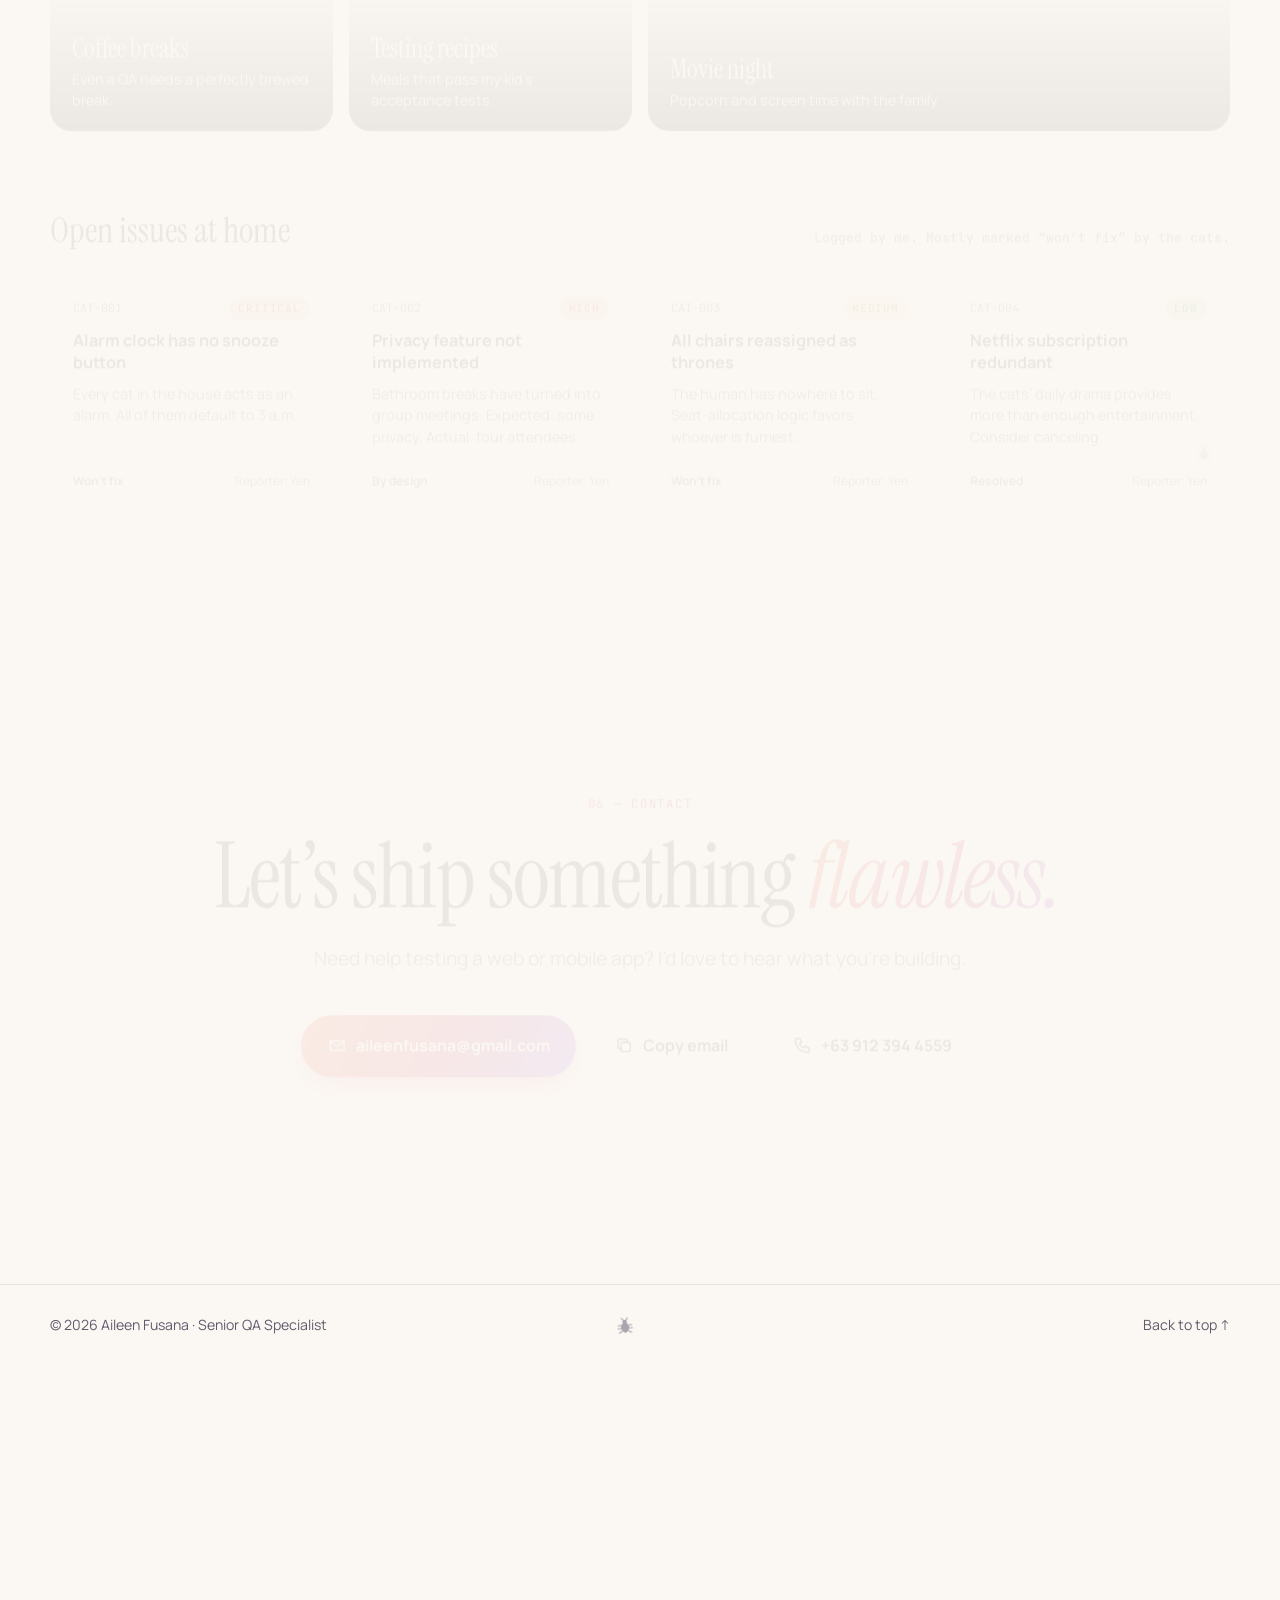
<file: v2/index.html>
<!doctype html>
<html lang="en">
<head>
  <meta charset="utf-8">
  <title>Aileen Fusana — Senior QA Specialist</title>
  <meta http-equiv="refresh" content="0; url=../">
  <link rel="canonical" href="../">
</head>
<body>
  <p>This page has moved. <a href="../">Go to the portfolio</a>.</p>
</body>
</html>
</file>
<file: assets/css/portfolio.css>
/* =========================================================
   Aileen Fusana — Portfolio v2
   ========================================================= */

:root {
  --bg: #0e0c12;
  --bg-2: #15121b;
  --surface: #1b1722;
  --surface-2: #231e2c;
  --line: rgba(255, 255, 255, 0.09);
  --line-strong: rgba(255, 255, 255, 0.16);
  --text: #f5f1ea;
  --muted: #a49cb0;
  --faint: #958da1;
  --coral: #ff6b4a;
  --pink: #f472b6;
  --violet: #a78bfa;
  --pass: #4ade80;
  --warn: #fbbf24;
  --grad: linear-gradient(120deg, var(--coral) 0%, var(--pink) 55%, var(--violet) 100%);
  --shadow: 0 30px 80px -30px rgba(0, 0, 0, 0.7);
  --radius: 22px;
  --serif: "Instrument Serif", ui-serif, Georgia, serif;
  --sans: "Manrope", ui-sans-serif, system-ui, -apple-system, "Segoe UI", sans-serif;
  --mono: "JetBrains Mono", ui-monospace, SFMono-Regular, Menlo, monospace;
  color-scheme: dark;
}

@media (prefers-color-scheme: light) {
  :root:not([data-theme="dark"]) {
    --bg: #fbf7f2;
    --bg-2: #f4ede5;
    --surface: #ffffff;
    --surface-2: #f7f1ea;
    --line: rgba(30, 20, 40, 0.09);
    --line-strong: rgba(30, 20, 40, 0.16);
    --text: #1c1622;
    --muted: #625a6c;
    --faint: #6b6275;
    --coral: #ef4f2c;
    --pink: #be185d;
    --violet: #7c3aed;
    --pass: #16a34a;
    --shadow: 0 30px 70px -35px rgba(60, 30, 50, 0.35);
    color-scheme: light;
  }
}
:root[data-theme="light"] {
  --bg: #fbf7f2;
  --bg-2: #f4ede5;
  --surface: #ffffff;
  --surface-2: #f7f1ea;
  --line: rgba(30, 20, 40, 0.09);
  --line-strong: rgba(30, 20, 40, 0.16);
  --text: #1c1622;
  --muted: #625a6c;
  --faint: #6b6275;
  --coral: #ef4f2c;
  --pink: #be185d;
  --violet: #7c3aed;
  --pass: #16a34a;
  --shadow: 0 30px 70px -35px rgba(60, 30, 50, 0.35);
  color-scheme: light;
}

/* ---------- Base ---------- */
*, *::before, *::after { box-sizing: border-box; }
html { scroll-behavior: smooth; scroll-padding-top: 84px; -webkit-text-size-adjust: 100%; }
body {
  margin: 0;
  background: var(--bg);
  color: var(--text);
  font-family: var(--sans);
  font-size: 17px;
  line-height: 1.65;
  -webkit-font-smoothing: antialiased;
  overflow-x: hidden;
  transition: background-color .4s ease, color .4s ease;
}
img { display: block; max-width: 100%; height: auto; }
a { color: inherit; text-decoration: none; }
button { font: inherit; color: inherit; cursor: pointer; }
svg { width: 1em; height: 1em; }
h1, h2, h3, h4 { margin: 0; line-height: 1.1; }
p { margin: 0; }
em { font-style: italic; }
::selection { background: var(--pink); color: #fff; }
:focus-visible { outline: 2px solid var(--pink); outline-offset: 3px; border-radius: 6px; }

.container { width: min(1180px, 100% - 32px); margin-inline: auto; }

.grain {
  position: fixed; inset: 0; z-index: 100; pointer-events: none; opacity: .05;
  background-image: url("data:image/svg+xml,%3Csvg xmlns='http://www.w3.org/2000/svg' width='160' height='160'%3E%3Cfilter id='n'%3E%3CfeTurbulence type='fractalNoise' baseFrequency='.85' numOctaves='3' stitchTiles='stitch'/%3E%3C/filter%3E%3Crect width='100%25' height='100%25' filter='url(%23n)'/%3E%3C/svg%3E");
}

/* ---------- Type ---------- */
.display {
  font-family: var(--serif);
  font-weight: 400;
  font-size: clamp(3rem, 7.4vw, 6.4rem);
  line-height: .98;
  letter-spacing: -0.02em;
}
.display em, .title em {
  background: var(--grad);
  -webkit-background-clip: text; background-clip: text;
  color: transparent;
  padding-right: .06em;
}
.title {
  font-family: var(--serif);
  font-weight: 400;
  font-size: clamp(2.4rem, 5vw, 4.2rem);
  letter-spacing: -0.015em;
  line-height: 1.02;
}
.kicker {
  font-family: var(--mono);
  font-size: .78rem;
  letter-spacing: .14em;
  text-transform: uppercase;
  color: var(--pink);
  margin-bottom: 18px;
}
.lede { font-size: clamp(1.05rem, 1.5vw, 1.2rem); color: var(--muted); max-width: 36em; }
.lede strong { color: var(--text); font-weight: 700; }

/* ---------- Buttons ---------- */
.btn {
  display: inline-flex; align-items: center; gap: .6em;
  padding: .9em 1.4em;
  border-radius: 999px;
  font-weight: 700; font-size: .95rem;
  border: 1px solid transparent;
  transition: transform .25s cubic-bezier(.2,.8,.2,1), box-shadow .25s ease, background-color .25s ease, border-color .25s ease;
  white-space: nowrap;
}
.btn svg { width: 1.15em; height: 1.15em; fill: none; stroke: currentColor; stroke-width: 2; stroke-linecap: round; stroke-linejoin: round; }
.btn-primary { background: var(--grad); color: #fff; box-shadow: 0 10px 30px -10px color-mix(in srgb, var(--pink) 70%, transparent); }
.btn-primary:hover { transform: translateY(-2px); box-shadow: 0 16px 40px -12px color-mix(in srgb, var(--pink) 80%, transparent); }
.btn-ghost { border-color: var(--line-strong); background: color-mix(in srgb, var(--surface) 60%, transparent); }
.btn-ghost:hover { border-color: var(--text); transform: translateY(-2px); }
.btn-sm { padding: .55em 1.1em; font-size: .85rem; }
.btn-lg { padding: 1.05em 1.6em; font-size: 1rem; }

.icon-btn {
  display: grid; place-items: center;
  width: 40px; height: 40px; border-radius: 50%;
  border: 1px solid var(--line-strong); background: transparent;
  transition: border-color .2s ease, transform .2s ease;
}
.icon-btn:hover { border-color: var(--text); }
.icon-btn svg { width: 18px; height: 18px; fill: none; stroke: currentColor; stroke-width: 1.8; stroke-linecap: round; }
.icon-btn .moon { display: none; }
:root[data-theme="light"] .icon-btn .sun { display: none; }
:root[data-theme="light"] .icon-btn .moon { display: block; }
@media (prefers-color-scheme: light) {
  :root:not([data-theme="dark"]) .icon-btn .sun { display: none; }
  :root:not([data-theme="dark"]) .icon-btn .moon { display: block; }
}

/* ---------- Nav ---------- */
.nav {
  position: fixed; top: 14px; left: 50%; transform: translateX(-50%);
  z-index: 50;
  width: min(1180px, 100% - 24px);
  display: flex; align-items: center; justify-content: space-between; gap: 16px;
  padding: 10px 10px 10px 16px;
  border-radius: 999px;
  border: 1px solid transparent;
  transition: background-color .3s ease, border-color .3s ease, box-shadow .3s ease;
}
.nav.scrolled {
  background: color-mix(in srgb, var(--bg) 72%, transparent);
  -webkit-backdrop-filter: blur(16px) saturate(140%);
  backdrop-filter: blur(16px) saturate(140%);
  border-color: var(--line);
  box-shadow: 0 10px 40px -20px rgba(0,0,0,.5);
}
.brand { display: flex; align-items: center; gap: 10px; font-weight: 800; letter-spacing: -.01em; }
.brand-mark {
  display: grid; place-items: center; width: 36px; height: 36px; border-radius: 11px;
  background: var(--grad); color: #fff; font-size: .8rem; letter-spacing: .02em;
}
.nav-links { display: flex; gap: 4px; }
.nav-links a {
  padding: 8px 14px; border-radius: 999px; font-size: .92rem; font-weight: 600; color: var(--muted);
  transition: color .2s ease, background-color .2s ease;
}
.nav-links a:hover, .nav-links a.active { color: var(--text); background: var(--line); }
.nav-actions { display: flex; align-items: center; gap: 8px; }
.menu-btn { display: none; }

.bug-counter {
  display: inline-flex; align-items: center; gap: 6px;
  font-family: var(--mono); font-size: .78rem; color: var(--muted);
  padding: 6px 10px; border-radius: 999px; border: 1px dashed var(--line-strong);
}
.bug-counter svg { width: 15px; height: 15px; color: var(--coral); }
.bug-counter b { color: var(--text); }
.bug-counter.done { border-style: solid; border-color: var(--pass); color: var(--pass); }
.bug-counter.done svg { color: var(--pass); }

.mobile-menu {
  position: fixed; top: 76px; left: 12px; right: 12px; z-index: 49;
  display: flex; flex-direction: column; gap: 4px; padding: 14px;
  background: var(--surface); border: 1px solid var(--line); border-radius: 20px;
  box-shadow: var(--shadow);
}
.mobile-menu[hidden] { display: none; }
.mobile-menu a { padding: 12px 14px; border-radius: 12px; font-weight: 600; }
.mobile-menu a:not(.btn):hover { background: var(--line); }
.mobile-menu .btn { justify-content: center; margin-top: 6px; }

/* ---------- Hero ---------- */
.hero { position: relative; padding: 150px 0 90px; overflow: hidden; }
.hero-glow {
  position: absolute; inset: -20% -10% auto auto; width: 70vw; height: 70vw; max-width: 900px; max-height: 900px;
  background: radial-gradient(closest-side, color-mix(in srgb, var(--pink) 28%, transparent), transparent 70%),
              radial-gradient(closest-side at 30% 70%, color-mix(in srgb, var(--coral) 22%, transparent), transparent 70%);
  filter: blur(20px); pointer-events: none;
}
.hero-grid { position: relative; display: grid; grid-template-columns: 1.15fr .85fr; gap: 56px; align-items: center; }
.eyebrow {
  display: inline-flex; align-items: center; gap: 10px;
  font-family: var(--mono); font-size: .8rem; color: var(--muted);
  padding: 7px 14px 7px 12px; border: 1px solid var(--line-strong); border-radius: 999px;
  margin-bottom: 28px;
}
.eyebrow .nowrap { white-space: nowrap; }
.pulse { flex: none; width: 8px; height: 8px; border-radius: 50%; background: var(--pass); box-shadow: 0 0 0 0 var(--pass); animation: pulse 2s infinite; }
@keyframes pulse {
  0% { box-shadow: 0 0 0 0 color-mix(in srgb, var(--pass) 60%, transparent); }
  70% { box-shadow: 0 0 0 10px transparent; }
  100% { box-shadow: 0 0 0 0 transparent; }
}
.hero .display { margin-bottom: 28px; }
.hero-ctas { display: flex; flex-wrap: wrap; gap: 12px; margin-top: 34px; }

.stats {
  display: grid; grid-template-columns: repeat(4, auto); justify-content: start; gap: 12px 40px;
  margin: 52px 0 0; padding-top: 28px; border-top: 1px solid var(--line);
}
.stats div { display: flex; flex-direction: column-reverse; }
.stats dt { font-size: .8rem; color: var(--muted); }
.stats dd { margin: 0; font-family: var(--serif); font-size: 2.8rem; line-height: 1; }

.hero-visual { position: relative; }
.portrait-wrap { position: relative; aspect-ratio: 3 / 4; max-width: 420px; margin-left: auto; }
.blob {
  position: absolute; inset: 10% -9% -5% -9%;
  background: var(--grad);
  filter: blur(2px);
  border-radius: 46% 54% 42% 58% / 52% 40% 60% 48%;
  animation: morph 14s ease-in-out infinite;
  opacity: .9;
}
@keyframes morph {
  0%, 100% { border-radius: 46% 54% 42% 58% / 52% 40% 60% 48%; transform: rotate(0deg); }
  50% { border-radius: 58% 42% 55% 45% / 42% 58% 42% 58%; transform: rotate(6deg); }
}
.ring {
  position: absolute; inset: 2% -14% -4% -14%;
  border: 1px dashed var(--line-strong); border-radius: 50%;
  animation: spin 60s linear infinite;
}
@keyframes spin { to { transform: rotate(360deg); } }
.portrait {
  position: relative; width: 100%; height: 100%; object-fit: cover; object-position: 50% 30%;
  border-radius: 999px 999px 28px 28px;
  border: 6px solid color-mix(in srgb, var(--bg) 85%, transparent);
  box-shadow: var(--shadow);
}

.terminal {
  position: absolute; left: -10%; bottom: -16%;
  width: min(330px, 78%); margin: 0;
  background: color-mix(in srgb, #0b0a0f 88%, transparent);
  -webkit-backdrop-filter: blur(10px); backdrop-filter: blur(10px);
  border: 1px solid rgba(255,255,255,.12); border-radius: 16px;
  box-shadow: var(--shadow);
  color: #e9e4f0;
  animation: float 7s ease-in-out infinite;
}
@keyframes float { 50% { transform: translateY(-10px); } }
.term-bar { display: flex; align-items: center; gap: 6px; padding: 10px 14px; border-bottom: 1px solid rgba(255,255,255,.08); }
.term-bar i { width: 10px; height: 10px; border-radius: 50%; background: #ff5f57; }
.term-bar i:nth-child(2) { background: #febc2e; }
.term-bar i:nth-child(3) { background: #28c840; }
.term-bar span { margin-left: 8px; font-family: var(--mono); font-size: .72rem; color: #8d8598; }
.term-body {
  margin: 0; padding: 14px 16px 16px; min-height: 206px;
  font-family: var(--mono); font-size: .74rem; line-height: 1.75; white-space: pre-wrap;
}
.t-dim { color: #a39bb0; }
.t-pass { color: #4ade80; }
.t-sum { color: #fff; font-weight: 600; }
.t-cursor { display: inline-block; width: 7px; height: 1em; background: #e9e4f0; vertical-align: -2px; animation: blink 1s steps(1) infinite; }
@keyframes blink { 50% { opacity: 0; } }

/* ---------- Marquee ---------- */
.marquee {
  border-block: 1px solid var(--line);
  background: var(--bg-2);
  overflow: hidden; padding: 20px 0;
  -webkit-mask-image: linear-gradient(90deg, transparent, #000 10%, #000 90%, transparent);
  mask-image: linear-gradient(90deg, transparent, #000 10%, #000 90%, transparent);
}
.marquee-track { display: flex; width: max-content; animation: marquee 40s linear infinite; }
.marquee-track span {
  font-family: var(--serif); font-size: 1.7rem; font-style: italic; color: var(--muted);
  padding: 0 28px; display: inline-flex; align-items: center; gap: 56px;
}
.marquee-track span::after { content: "✦"; font-style: normal; font-size: .9rem; color: var(--pink); margin-left: 28px; }
@keyframes marquee { to { transform: translateX(-50%); } }

/* ---------- Sections ---------- */
.section { padding: 130px 0; position: relative; }
.section-alt { background: var(--bg-2); }
.section-head { max-width: 760px; margin-bottom: 64px; }
.section-sub { margin-top: 20px; color: var(--muted); font-size: 1.08rem; max-width: 40em; }

/* About */
.about-grid { display: grid; grid-template-columns: .9fr 1.1fr; gap: 64px; align-items: start; }
.about-text { display: grid; gap: 18px; color: var(--muted); position: sticky; top: 110px; }
.about-text .big { font-size: clamp(1.3rem, 2vw, 1.6rem); line-height: 1.45; color: var(--text); font-weight: 500; letter-spacing: -.01em; }
.traits { list-style: none; margin: 0; padding: 0; display: grid; grid-template-columns: 1fr 1fr; gap: 16px; }
.trait {
  padding: 26px; border-radius: var(--radius);
  background: var(--surface); border: 1px solid var(--line);
  transition: transform .35s cubic-bezier(.2,.8,.2,1), border-color .3s ease;
}
.trait:hover { transform: translateY(-4px); border-color: color-mix(in srgb, var(--pink) 50%, transparent); }
.trait-ico {
  display: grid; place-items: center; width: 44px; height: 44px; border-radius: 13px; margin-bottom: 18px;
  background: color-mix(in srgb, var(--pink) 14%, transparent); color: var(--pink);
}
.trait-ico svg { width: 22px; height: 22px; fill: none; stroke: currentColor; stroke-width: 1.8; stroke-linecap: round; stroke-linejoin: round; }
.trait h3 { font-size: 1.08rem; font-weight: 700; margin-bottom: 8px; letter-spacing: -.01em; }
.trait p { color: var(--muted); font-size: .95rem; line-height: 1.55; }

/* Expertise tabs */
.tabs { display: grid; grid-template-columns: 300px 1fr; gap: 28px; align-items: start; }
.tab-list { display: flex; flex-direction: column; gap: 6px; position: sticky; top: 110px; }
.tab-list button {
  display: flex; align-items: center; gap: 14px; text-align: left;
  padding: 18px 20px; border-radius: 16px; border: 1px solid transparent; background: transparent;
  font-size: 1.05rem; font-weight: 700; color: var(--muted);
  transition: all .25s ease;
}
.tab-list button:hover { color: var(--text); background: var(--line); }
.tab-list button[aria-selected="true"] { color: var(--text); background: var(--surface); border-color: var(--line-strong); box-shadow: var(--shadow); }
.tab-num { font-family: var(--mono); font-size: .75rem; color: var(--faint); font-weight: 400; }
.tab-list button[aria-selected="true"] .tab-num { color: var(--pink); }

.panel {
  padding: 40px; border-radius: 28px; background: var(--surface); border: 1px solid var(--line);
  animation: panelIn .5s cubic-bezier(.2,.8,.2,1);
}
@keyframes panelIn { from { opacity: 0; transform: translateY(12px); } }
.panel header { padding-bottom: 28px; margin-bottom: 8px; border-bottom: 1px solid var(--line); }
.panel h3 { font-family: var(--serif); font-weight: 400; font-size: 2.4rem; margin-bottom: 12px; }
.panel header p { color: var(--muted); max-width: 40em; }
.chips { display: flex; flex-wrap: wrap; gap: 8px; margin-top: 18px; }
.chips span {
  font-family: var(--mono); font-size: .74rem; padding: 5px 11px; border-radius: 999px;
  border: 1px solid var(--line-strong); color: var(--muted);
}
.cases { list-style: none; margin: 0; padding: 0; counter-reset: c; }
.cases li {
  counter-increment: c;
  position: relative; padding: 16px 0 16px 92px; border-bottom: 1px dashed var(--line);
  color: var(--muted); font-size: .98rem;
}
.cases li:last-child { border-bottom: 0; }
.cases li::before {
  content: "TC-0" counter(c);
  position: absolute; left: 0; top: 18px;
  font-family: var(--mono); font-size: .72rem; color: var(--faint);
}
.cases li::after {
  content: "✓"; position: absolute; left: 58px; top: 15px;
  width: 20px; height: 20px; border-radius: 50%; display: grid; place-items: center;
  font-size: .7rem; font-weight: 800; color: var(--bg); background: var(--pass);
  transform: scale(0); animation: tick .4s cubic-bezier(.3,1.6,.5,1) forwards;
  animation-delay: calc(var(--i, 0) * 90ms + 200ms);
}
@keyframes tick { to { transform: scale(1); } }
.cases li b { color: var(--text); font-weight: 700; }

/* Approach */
.principles { position: relative; display: grid; grid-template-columns: repeat(3, 1fr); gap: 18px; }
.principle {
  padding: 34px; border-radius: var(--radius); border: 1px solid var(--line);
  background: linear-gradient(160deg, var(--surface), var(--bg));
  position: relative; overflow: hidden;
}
.principle::before {
  content: ""; position: absolute; inset: 0 0 auto; height: 3px; background: var(--grad);
  transform: scaleX(0); transform-origin: left; transition: transform .6s cubic-bezier(.2,.8,.2,1);
}
.principle:hover::before { transform: scaleX(1); }
.p-num { font-family: var(--serif); font-size: 3rem; line-height: 1; display: block; margin-bottom: 26px; color: var(--pink); }
.principle h3 { font-size: 1.3rem; font-weight: 700; margin-bottom: 10px; letter-spacing: -.01em; }
.principle p { color: var(--muted); }

.pipeline {
  list-style: none; margin: 56px 0 0; padding: 0;
  display: grid; grid-template-columns: repeat(6, 1fr); gap: 0;
  counter-reset: s;
}
.pipeline li { counter-increment: s; position: relative; text-align: center; padding-top: 42px; font-weight: 700; font-size: .95rem; }
.pipeline li::before {
  content: counter(s); position: absolute; top: 0; left: 50%; transform: translateX(-50%); z-index: 1;
  width: 30px; height: 30px; border-radius: 50%; display: grid; place-items: center;
  font-family: var(--mono); font-size: .75rem; font-weight: 600;
  background: var(--bg); border: 1px solid var(--pink); color: var(--pink);
}
.pipeline li::after {
  content: ""; position: absolute; top: 15px; left: 50%; width: 100%; height: 1px;
  background: linear-gradient(90deg, var(--pink), var(--violet));
  transform: scaleX(0); transform-origin: left; transition: transform .5s ease;
}
.pipeline.in li::after { transform: scaleX(1); }
.pipeline li:nth-child(2)::after { transition-delay: .1s; }
.pipeline li:nth-child(3)::after { transition-delay: .2s; }
.pipeline li:nth-child(4)::after { transition-delay: .3s; }
.pipeline li:nth-child(5)::after { transition-delay: .4s; }
.pipeline li:last-child::after { display: none; }
.pipeline span { color: var(--muted); }

/* Experience */
.timeline { list-style: none; margin: 0; padding: 0; position: relative; }
.timeline::before {
  content: ""; position: absolute; left: 200px; top: 8px; bottom: 8px; width: 1px;
  background: linear-gradient(var(--pink), var(--violet), transparent);
}
.job { display: grid; grid-template-columns: 200px 1fr; gap: 48px; padding-bottom: 28px; position: relative; }
.job::before {
  content: ""; position: absolute; left: 194px; top: 30px; width: 13px; height: 13px; border-radius: 50%;
  background: var(--bg-2); border: 2px solid var(--pink);
}
.job:first-child::before { background: var(--pink); box-shadow: 0 0 0 6px color-mix(in srgb, var(--pink) 20%, transparent); }
.job-when { font-family: var(--mono); font-size: .8rem; color: var(--muted); padding-top: 26px; text-align: right; padding-right: 8px; }
.job-card {
  position: relative; padding: 30px 32px; border-radius: var(--radius);
  background: var(--surface); border: 1px solid var(--line);
  transition: transform .35s cubic-bezier(.2,.8,.2,1), border-color .3s;
}
.job-card:hover { transform: translateX(6px); border-color: var(--line-strong); }
.job-card h3 { font-family: var(--serif); font-weight: 400; font-size: 2rem; margin-bottom: 10px; }
.job-card p { color: var(--muted); max-width: 46em; }

/* Life bento */
.bento {
  display: grid; gap: 16px;
  grid-template-columns: repeat(4, 1fr);
  grid-template-rows: 260px 260px 220px;
  grid-template-areas:
    "desk desk piggy garfie"
    "desk desk piggy garfie"
    "coffee cook movie movie";
}
.tile { position: relative; margin: 0; border-radius: var(--radius); overflow: hidden; background: var(--surface); }
.tile img { width: 100%; height: 100%; object-fit: cover; transition: transform .8s cubic-bezier(.2,.8,.2,1); }
.tile:hover img { transform: scale(1.05); }
.tile::after { content: ""; position: absolute; inset: 0; background: linear-gradient(to top, rgba(10,8,14,.9), rgba(10,8,14,.35) 45%, rgba(10,8,14,0) 70%); pointer-events: none; }
.tile figcaption {
  position: absolute; left: 0; right: 0; bottom: 0; z-index: 1; padding: 20px 22px;
  color: #f2eef7; font-size: .9rem; line-height: 1.45;
}
.tile figcaption b { display: block; font-family: var(--serif); font-weight: 400; font-size: 1.6rem; color: #fff; margin-bottom: 2px; }
.tile-desk { grid-area: desk; }
.tile-piggy { grid-area: piggy; }
.tile-garfie { grid-area: garfie; }
.tile-coffee { grid-area: coffee; }
.tile-cook { grid-area: cook; }
.tile-movie { grid-area: movie; }

.tickets-head { margin: 80px 0 24px; display: flex; flex-wrap: wrap; align-items: baseline; justify-content: space-between; gap: 8px 24px; }
.tickets-head h3 { font-family: var(--serif); font-weight: 400; font-size: 2.2rem; }
.tickets-head p { color: var(--muted); font-family: var(--mono); font-size: .82rem; }
.tickets { display: grid; grid-template-columns: repeat(4, 1fr); gap: 16px; }
.ticket {
  position: relative; display: flex; flex-direction: column; gap: 10px;
  padding: 22px; border-radius: 18px; background: var(--surface); border: 1px solid var(--line);
  transition: transform .3s cubic-bezier(.2,.8,.2,1), box-shadow .3s;
}
.ticket:hover { transform: translateY(-4px) rotate(-.5deg); box-shadow: var(--shadow); }
.ticket-top { display: flex; justify-content: space-between; align-items: center; }
.ticket code { font-family: var(--mono); font-size: .75rem; color: var(--faint); }
.sev { font-family: var(--mono); font-size: .68rem; text-transform: uppercase; letter-spacing: .08em; padding: 3px 9px; border-radius: 999px; }
.sev-crit { background: color-mix(in srgb, #ef4444 18%, transparent); color: #f87171; }
.sev-high { background: color-mix(in srgb, var(--coral) 18%, transparent); color: var(--coral); }
.sev-med { background: color-mix(in srgb, var(--warn) 18%, transparent); color: #d4a017; }
.sev-low { background: color-mix(in srgb, var(--pass) 16%, transparent); color: var(--pass); }
/* Darker badge text for contrast on the light theme */
:root[data-theme="light"] .sev-crit { color: #b91c1c; }
:root[data-theme="light"] .sev-high { color: #b93512; }
:root[data-theme="light"] .sev-med { color: #8a5a00; }
:root[data-theme="light"] .sev-low { color: #15703a; }
@media (prefers-color-scheme: light) {
  :root:not([data-theme="dark"]) .sev-crit { color: #b91c1c; }
  :root:not([data-theme="dark"]) .sev-high { color: #b93512; }
  :root:not([data-theme="dark"]) .sev-med { color: #8a5a00; }
  :root:not([data-theme="dark"]) .sev-low { color: #15703a; }
}
.ticket h4 { font-size: 1.02rem; font-weight: 700; line-height: 1.3; }
.ticket p { color: var(--muted); font-size: .9rem; line-height: 1.5; flex: 1; }
.ticket-foot { display: flex; justify-content: space-between; gap: 8px; font-size: .75rem; color: var(--faint); padding-top: 12px; border-top: 1px dashed var(--line); }
.status { font-weight: 700; color: var(--muted); }

/* Contact */
.contact { padding: 40px 0 120px; }
.contact-card {
  position: relative; overflow: hidden; text-align: center;
  padding: clamp(56px, 9vw, 110px) clamp(22px, 6vw, 80px);
  border-radius: 36px; background: var(--surface); border: 1px solid var(--line);
}
.contact-glow {
  position: absolute; inset: auto -20% -60% -20%; height: 120%;
  background: radial-gradient(closest-side, color-mix(in srgb, var(--pink) 30%, transparent), transparent),
              radial-gradient(closest-side at 20% 50%, color-mix(in srgb, var(--coral) 25%, transparent), transparent),
              radial-gradient(closest-side at 80% 50%, color-mix(in srgb, var(--violet) 25%, transparent), transparent);
  pointer-events: none;
}
.contact-card > * { position: relative; }
.contact-title { font-size: clamp(2.8rem, 7vw, 5.6rem); margin-bottom: 22px; }
.contact-card .lede { margin: 0 auto; }
.contact-actions { display: flex; flex-wrap: wrap; justify-content: center; gap: 12px; margin-top: 40px; }

/* Footer */
.footer { border-top: 1px solid var(--line); padding: 28px 0; font-size: .88rem; color: var(--muted); }
.footer-inner { position: relative; display: flex; flex-wrap: wrap; justify-content: space-between; gap: 12px; }
.footer-links { display: flex; gap: 22px; }
.footer-links a:hover { color: var(--text); }

/* Hidden bugs */
.bug {
  position: absolute; z-index: 5; display: grid; place-items: center;
  width: 30px; height: 30px; border-radius: 50%; cursor: crosshair;
  color: var(--faint); opacity: .55;
  transition: opacity .2s, transform .2s, color .2s;
  animation: wiggle 4s ease-in-out infinite;
}
.bug svg { width: 18px; height: 18px; }
.bug:hover, .bug:focus-visible { opacity: 1; color: var(--coral); transform: scale(1.25); }
.bug.squashed { pointer-events: none; animation: squash .5s forwards; }
@keyframes wiggle { 0%, 100% { rotate: -8deg; } 50% { rotate: 10deg; } }
@keyframes squash { 40% { transform: scale(1.6); color: var(--pass); opacity: 1; } 100% { transform: scale(0); opacity: 0; } }
.bug-hero { top: 8%; right: 4%; }
.bug-approach { right: -6px; bottom: -36px; }
.bug-job { right: 18px; top: 18px; }
.bug-ticket { right: 10px; bottom: 44px; }
.bug-footer { right: 50%; top: -2px; }

/* Toast */
.toast {
  position: fixed; left: 50%; bottom: 24px; z-index: 60;
  transform: translate(-50%, calc(100% + 40px));
  visibility: hidden;
  padding: 12px 20px; border-radius: 999px;
  background: var(--text); color: var(--bg); font-weight: 700; font-size: .9rem;
  box-shadow: var(--shadow);
  transition: transform .4s cubic-bezier(.2,.8,.2,1), visibility 0s linear .4s;
  max-width: calc(100% - 32px); text-align: center;
}
.toast.show { transform: translate(-50%, 0); visibility: visible; transition: transform .4s cubic-bezier(.2,.8,.2,1); }

/* Reveal */
.js .reveal { opacity: 0; transform: translateY(26px); transition: opacity .9s cubic-bezier(.2,.8,.2,1), transform .9s cubic-bezier(.2,.8,.2,1); }
.js .reveal.in { opacity: 1; transform: none; }

/* ---------- Responsive ---------- */
@media (max-width: 1080px) {
  .nav-links { display: none; }
  .menu-btn { display: grid; }
  .about-grid { grid-template-columns: 1fr; gap: 40px; }
  .about-text { position: static; }
  .tickets { grid-template-columns: repeat(2, 1fr); }
}

@media (max-width: 900px) {
  .hero { padding-top: 120px; }
  .hero-grid { grid-template-columns: 1fr; gap: 64px; }
  .portrait-wrap { margin: 0 auto; max-width: 340px; }
  .terminal { left: calc(50% - 300px); bottom: -6%; }
  .stats { grid-template-columns: repeat(2, auto); }
  .tabs { grid-template-columns: 1fr; }
  .tab-list { position: static; flex-direction: row; overflow-x: auto; scrollbar-width: none; margin: 0 -16px; padding: 0 16px 4px; }
  .tab-list::-webkit-scrollbar { display: none; }
  .tab-list button { flex: none; padding: 12px 16px; font-size: .92rem; }
  .tab-list button[aria-selected="true"] { box-shadow: none; }
  .principles { grid-template-columns: 1fr; }
  .pipeline { grid-template-columns: repeat(3, 1fr); row-gap: 28px; }
  .pipeline li:nth-child(3)::after { display: none; }
  .timeline::before { left: 6px; }
  .job { grid-template-columns: 1fr; gap: 10px; padding-left: 34px; }
  .job::before { left: 0; top: 4px; }
  .job-when { text-align: left; padding: 0; }
  .bento {
    grid-template-columns: 1fr 1fr;
    grid-template-rows: 300px 260px 200px 200px;
    grid-template-areas: "desk desk" "piggy garfie" "coffee cook" "movie movie";
  }
}

@media (max-width: 560px) {
  body { font-size: 16px; }
  .section { padding: 90px 0; }
  .section-head { margin-bottom: 44px; }
  .brand-name { display: none; }
  .eyebrow { font-size: .72rem; display: flex; flex-wrap: wrap; column-gap: .5ch; row-gap: 2px; width: fit-content; }
  .eyebrow .pulse { margin-right: 4px; align-self: center; }
  .nav-cta { display: none; }
  .stats { gap: 18px 32px; }
  .stats dd { font-size: 2.3rem; }
  .terminal { position: relative; left: 0; bottom: 0; width: 100%; margin-top: -40px; animation: none; }
  .term-body { min-height: 0; }
  .traits { grid-template-columns: 1fr; }
  .panel { padding: 26px 20px; border-radius: 22px; }
  .panel h3 { font-size: 2rem; }
  .cases li { padding-left: 34px; }
  .cases li::before { display: none; }
  .cases li::after { left: 0; }
  .pipeline { grid-template-columns: repeat(2, 1fr); }
  .pipeline li:nth-child(3)::after { display: block; }
  .pipeline li:nth-child(2n)::after { display: none; }
  .bento {
    grid-template-columns: 1fr 1fr;
    grid-template-rows: 240px 220px 170px 170px;
  }
  .tile figcaption { padding: 14px; font-size: .8rem; }
  .tile figcaption b { font-size: 1.3rem; }
  .tickets { grid-template-columns: 1fr; }
  .contact-actions .btn { width: 100%; justify-content: center; }
  .footer-inner { flex-direction: column; }
  .bug-footer { right: 0; top: 0; }
}

@media (prefers-reduced-motion: reduce) {
  *, *::before, *::after { animation-duration: .001ms !important; animation-iteration-count: 1 !important; transition-duration: .001ms !important; scroll-behavior: auto !important; }
  .marquee-track { animation: none; }
}
</file>
